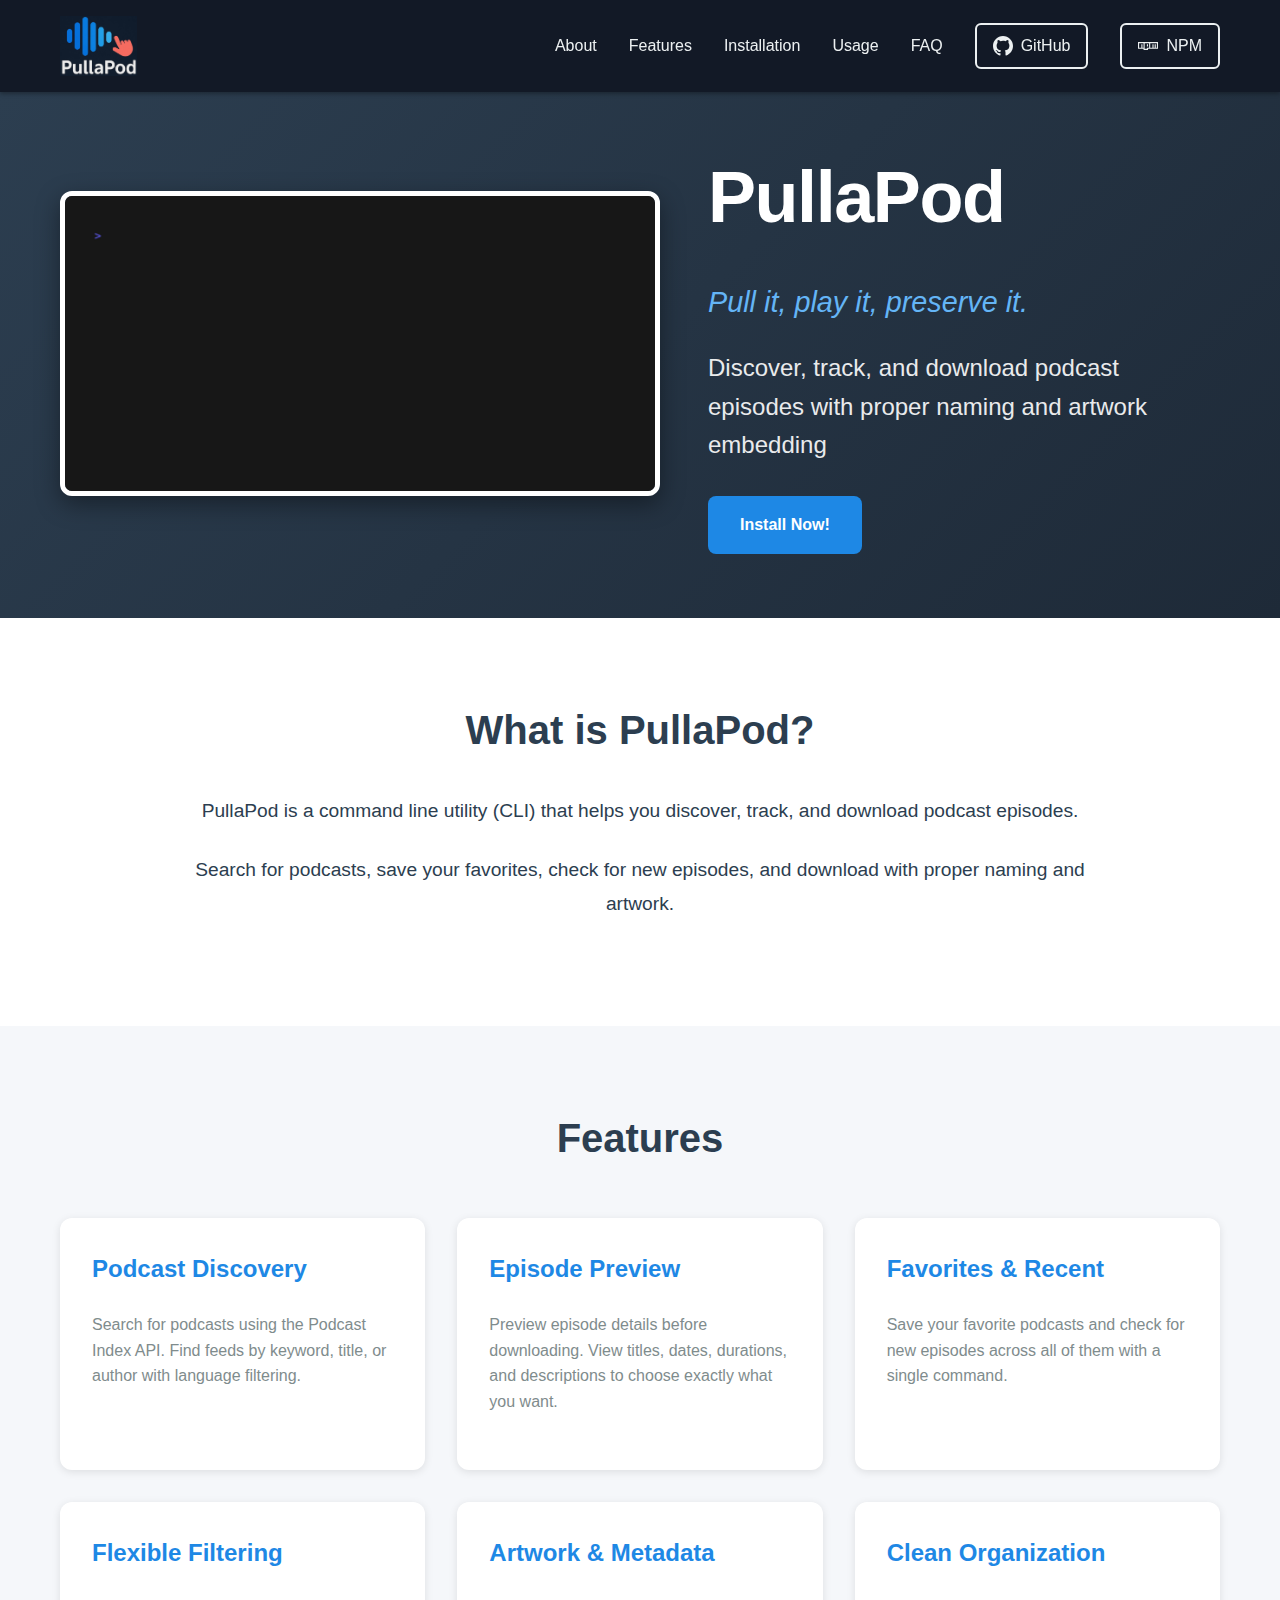
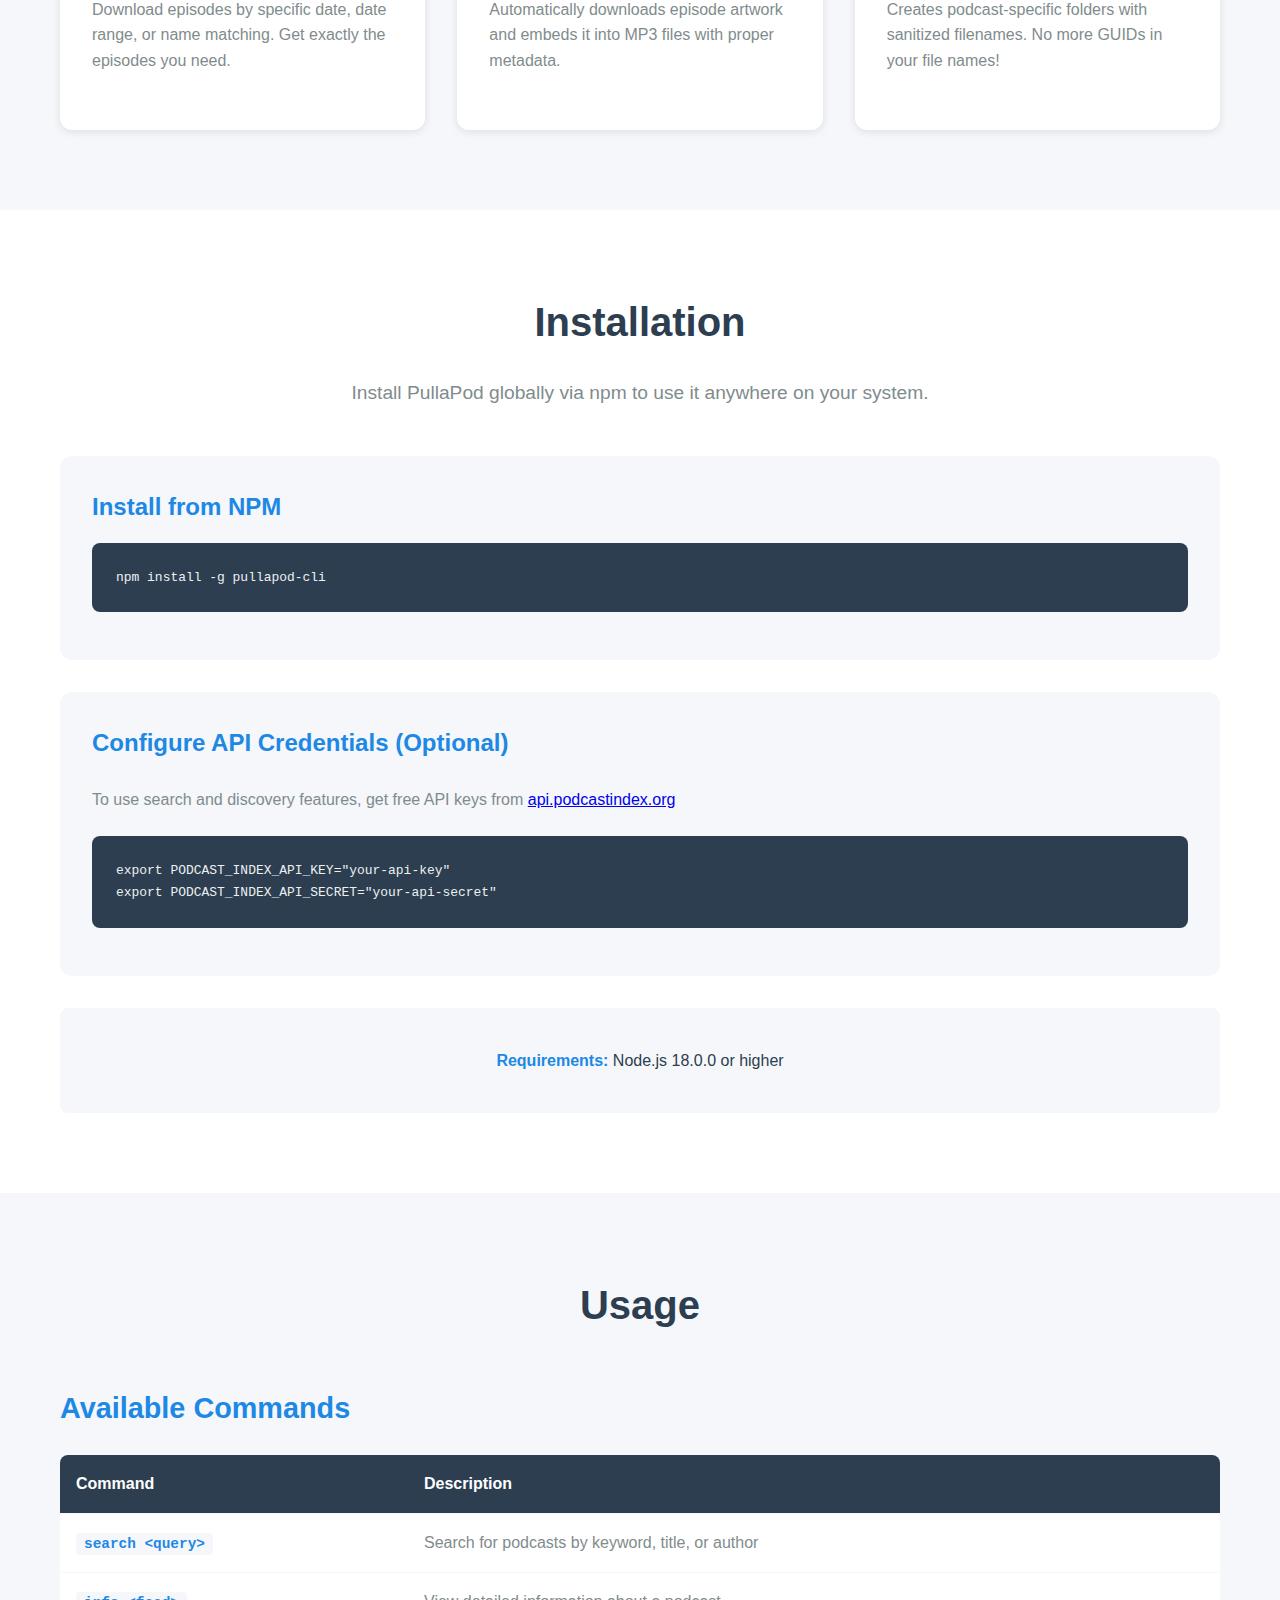
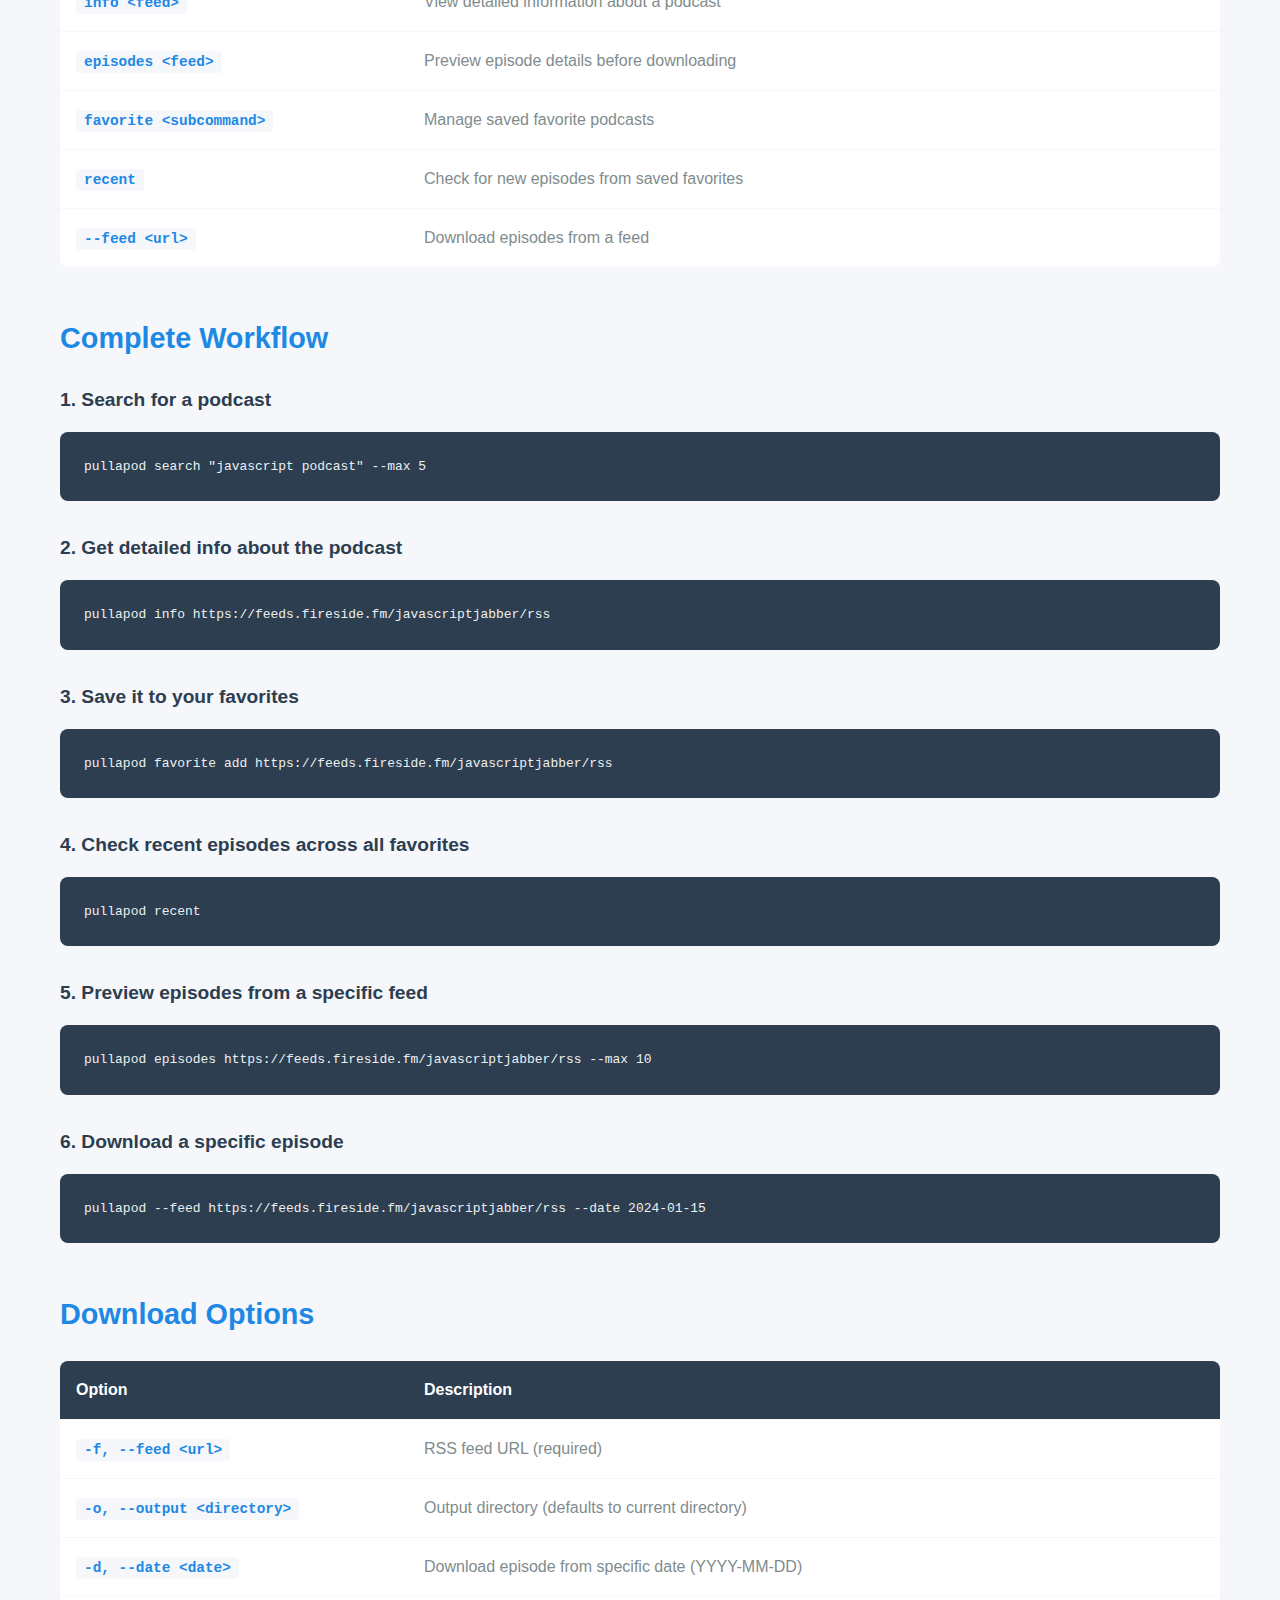
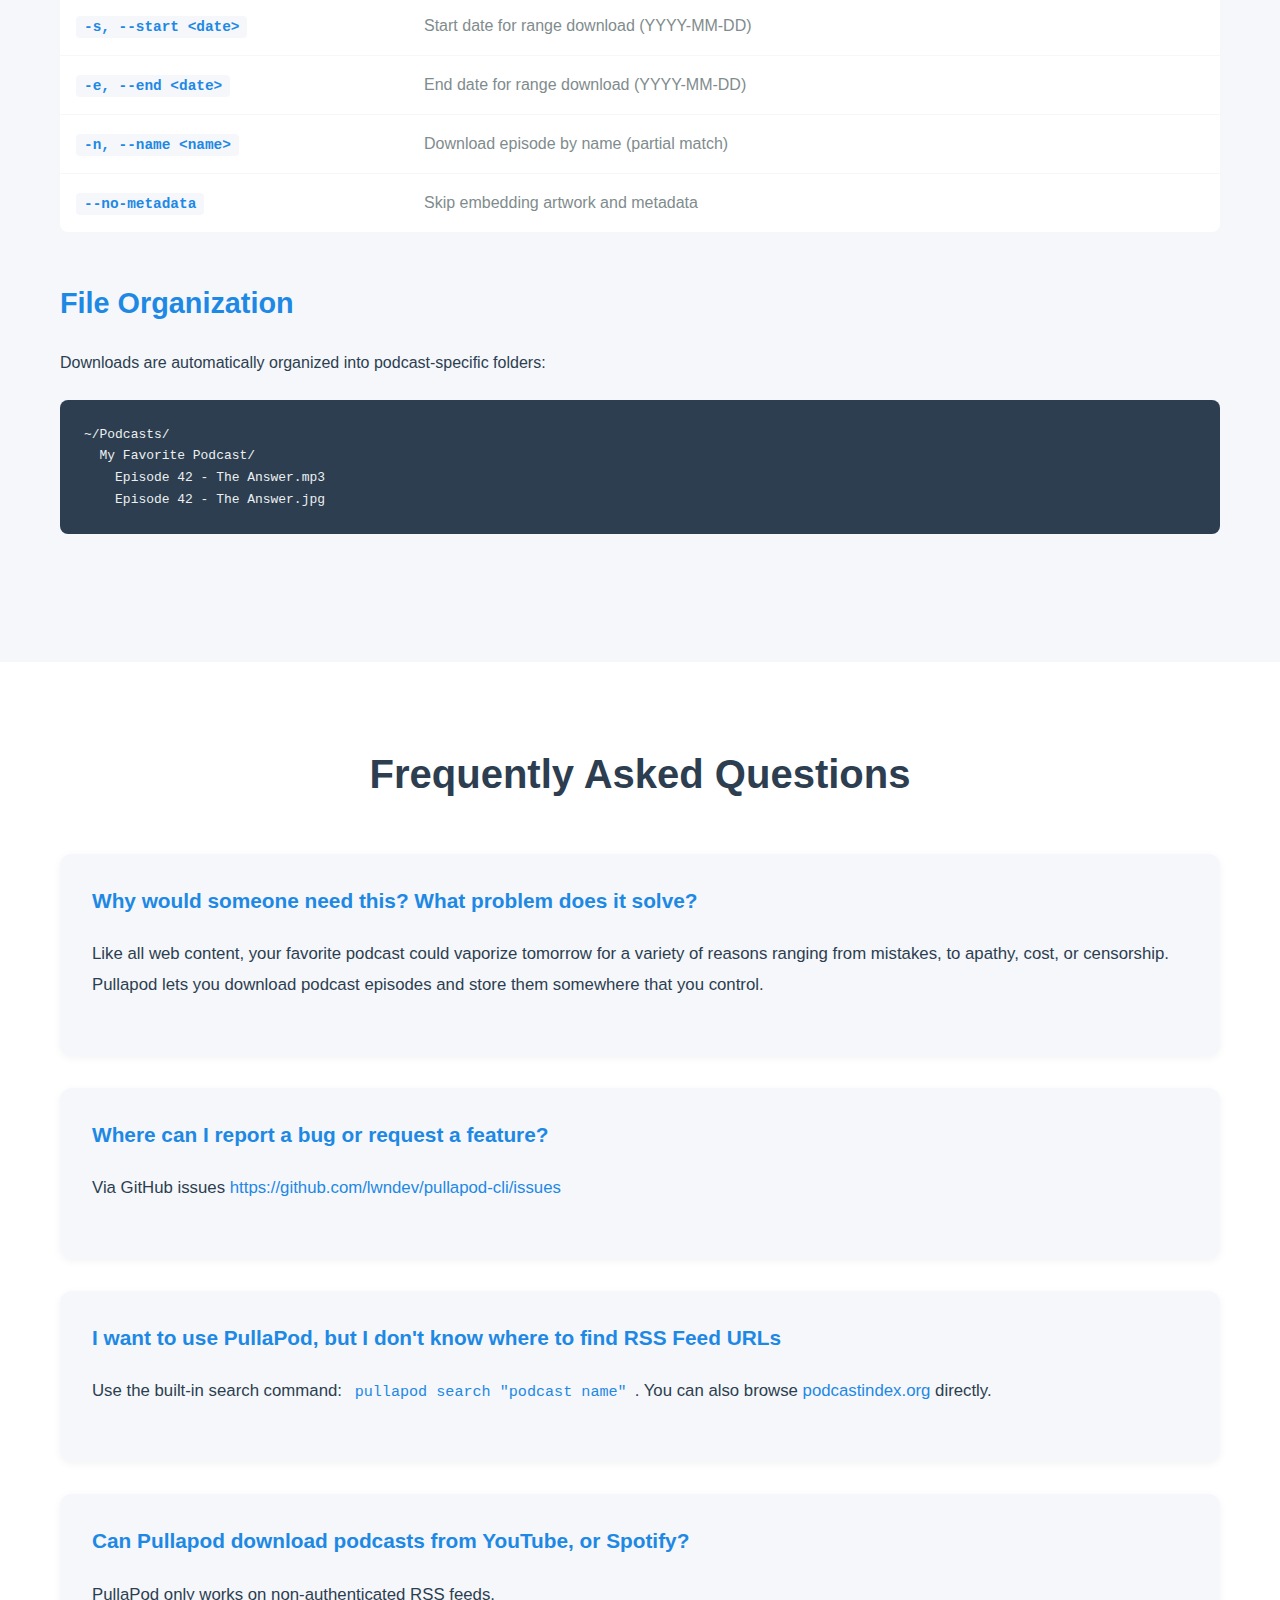
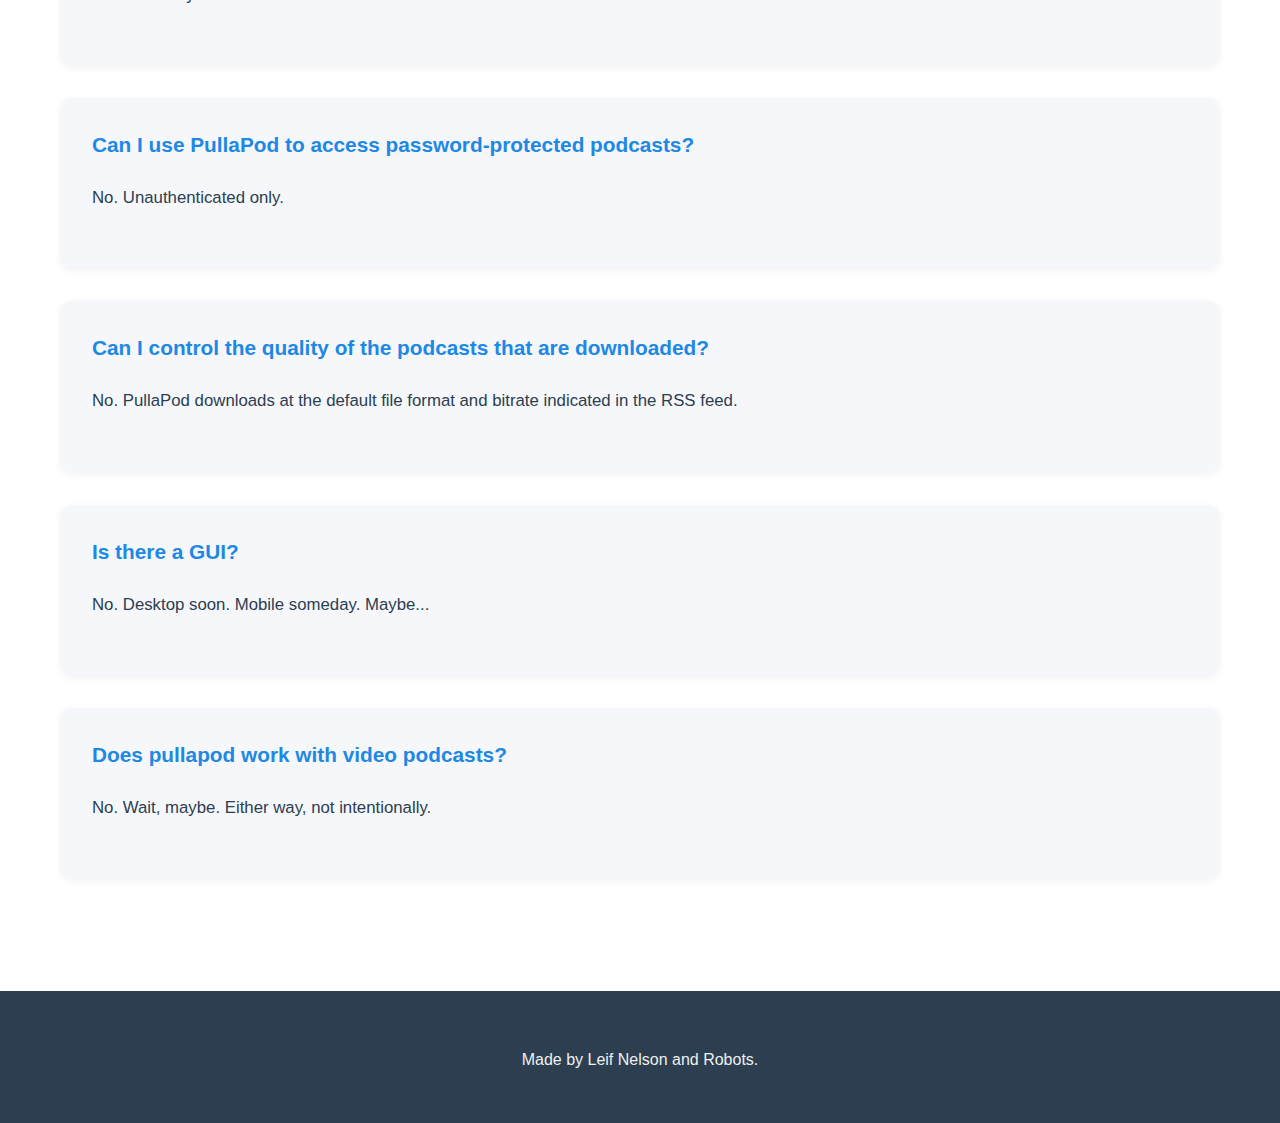
<file: index.html>
<!DOCTYPE html>
<html lang="en">
<head>
    <meta charset="UTF-8">
    <meta name="viewport" content="width=device-width, initial-scale=1.0">
    <meta name="description" content="PullaPod - Command-line utility to discover, track, and download podcast episodes from RSS feeds with proper naming and artwork embedding">
    <title>PullaPod - Discover, Track, and Download Podcast Episodes</title>
    <link rel="stylesheet" href="styles.css">
</head>
<body>
    <a href="#main-content" class="skip-link">Skip to main content</a>
    <header>
        <nav aria-label="Main navigation">
            <div class="container">
                <div class="logo">
                    <a href="#" aria-label="Return to top of page">
                        <img src="images/logo.jpg" alt="PullaPod" class="logo-image">
                    </a>
                </div>
                <button class="hamburger" aria-label="Toggle navigation menu">
                    <span></span>
                    <span></span>
                    <span></span>
                </button>
                <ul class="nav-links">
                    <li><a href="#about">About</a></li>
                    <li><a href="#features">Features</a></li>
                    <li><a href="#installation">Installation</a></li>
                    <li><a href="#usage">Usage</a></li>
                    <li><a href="#faq">FAQ</a></li>
                    <li><a href="https://github.com/lwndev/pullapod-cli" target="_blank" class="github-link">
                        <svg width="20" height="20" viewBox="0 0 24 24" fill="currentColor" xmlns="http://www.w3.org/2000/svg">
                            <path d="M12 0C5.374 0 0 5.373 0 12c0 5.302 3.438 9.8 8.207 11.387.599.111.793-.261.793-.577v-2.234c-3.338.726-4.033-1.416-4.033-1.416-.546-1.387-1.333-1.756-1.333-1.756-1.089-.745.083-.729.083-.729 1.205.084 1.839 1.237 1.839 1.237 1.07 1.834 2.807 1.304 3.492.997.107-.775.418-1.305.762-1.604-2.665-.305-5.467-1.334-5.467-5.931 0-1.311.469-2.381 1.236-3.221-.124-.303-.535-1.524.117-3.176 0 0 1.008-.322 3.301 1.23A11.509 11.509 0 0112 5.803c1.02.005 2.047.138 3.006.404 2.291-1.552 3.297-1.23 3.297-1.23.653 1.653.242 2.874.118 3.176.77.84 1.235 1.911 1.235 3.221 0 4.609-2.807 5.624-5.479 5.921.43.372.823 1.102.823 2.222v3.293c0 .319.192.694.801.576C20.566 21.797 24 17.3 24 12c0-6.627-5.373-12-12-12z"/>
                        </svg>
                        GitHub
                    </a></li>
                    <li><a href="https://www.npmjs.com/package/pullapod-cli" target="_blank" class="npm-link">
                        <svg width="20" height="20" viewBox="0 0 24 24" fill="currentColor" xmlns="http://www.w3.org/2000/svg">
                            <path d="M0 7.334v8h6.666v1.332H12v-1.332h12v-8H0zm6.666 6.664H5.334v-4H3.999v4H1.335V8.667h5.331v5.331zm4 0v1.336H8.001V8.667h5.334v5.332h-2.669v-.001zm12.001 0h-1.33v-4h-1.336v4h-1.335v-4h-1.33v4h-2.671V8.667h8.002v5.331zM10.665 10H12v2.667h-1.335V10z"/>
                        </svg>
                        NPM
                    </a></li>
                </ul>
            </div>
        </nav>
    </header>

    <main id="main-content">
        <section class="hero" aria-label="Hero section">
            <div class="container hero-content">
                <div class="hero-demo">
                    <img src="images/demo.gif" alt="PullaPod Demo" class="demo-gif">
                </div>
                <div class="hero-text">
                    <h1>PullaPod</h1>
                    <p class="tagline">Pull it, play it, preserve it.</p>
                    <p class="subtitle">Discover, track, and download podcast episodes with proper naming and artwork embedding</p>
                    <a href="#installation" class="cta-button">Install Now!</a>
                </div>
            </div>
        </section>

        <section id="about" class="why">
            <div class="container">
                <h2>What is PullaPod?</h2>
                <p>PullaPod is a command line utility (CLI) that helps you discover, track, and download podcast episodes.</p>
                <p>Search for podcasts, save your favorites, check for new episodes, and download with proper naming and artwork.</p>
            </div>
        </section>

        <section id="features" class="features">
            <div class="container">
                <h2>Features</h2>
                <div class="feature-grid">
                    <div class="feature-card">
                        <h3>Podcast Discovery</h3>
                        <p>Search for podcasts using the Podcast Index API. Find feeds by keyword, title, or author with language filtering.</p>
                    </div>
                    <div class="feature-card">
                        <h3>Episode Preview</h3>
                        <p>Preview episode details before downloading. View titles, dates, durations, and descriptions to choose exactly what you want.</p>
                    </div>
                    <div class="feature-card">
                        <h3>Favorites & Recent</h3>
                        <p>Save your favorite podcasts and check for new episodes across all of them with a single command.</p>
                    </div>
                    <div class="feature-card">
                        <h3>Flexible Filtering</h3>
                        <p>Download episodes by specific date, date range, or name matching. Get exactly the episodes you need.</p>
                    </div>
                    <div class="feature-card">
                        <h3>Artwork & Metadata</h3>
                        <p>Automatically downloads episode artwork and embeds it into MP3 files with proper metadata.</p>
                    </div>
                    <div class="feature-card">
                        <h3>Clean Organization</h3>
                        <p>Creates podcast-specific folders with sanitized filenames. No more GUIDs in your file names!</p>
                    </div>
                </div>
            </div>
        </section>

        <section id="installation" class="installation">
            <div class="container">
                <h2>Installation</h2>
                <p class="section-intro">Install PullaPod globally via npm to use it anywhere on your system.</p>

                <div class="install-option">
                    <h3>Install from NPM</h3>
                    <pre><code>npm install -g pullapod-cli</code></pre>
                </div>

                <div class="install-option">
                    <h3>Configure API Credentials (Optional)</h3>
                    <p>To use search and discovery features, get free API keys from <a href="https://api.podcastindex.org/" target="_blank">api.podcastindex.org</a></p>
                    <pre><code>export PODCAST_INDEX_API_KEY="your-api-key"
export PODCAST_INDEX_API_SECRET="your-api-secret"</code></pre>
                </div>

                <div class="requirements">
                    <p><strong>Requirements:</strong> Node.js 18.0.0 or higher</p>
                </div>
            </div>
        </section>

        <section id="usage" class="usage">
            <div class="container">
                <h2>Usage</h2>

                <div class="usage-basic">
                    <h3>Available Commands</h3>
                    <table class="options-table" role="table" aria-label="Available commands">
                        <thead>
                            <tr>
                                <th scope="col">Command</th>
                                <th scope="col">Description</th>
                            </tr>
                        </thead>
                        <tbody>
                        <tr>
                            <td><code>search &lt;query&gt;</code></td>
                            <td>Search for podcasts by keyword, title, or author</td>
                        </tr>
                        <tr>
                            <td><code>info &lt;feed&gt;</code></td>
                            <td>View detailed information about a podcast</td>
                        </tr>
                        <tr>
                            <td><code>episodes &lt;feed&gt;</code></td>
                            <td>Preview episode details before downloading</td>
                        </tr>
                        <tr>
                            <td><code>favorite &lt;subcommand&gt;</code></td>
                            <td>Manage saved favorite podcasts</td>
                        </tr>
                        <tr>
                            <td><code>recent</code></td>
                            <td>Check for new episodes from saved favorites</td>
                        </tr>
                        <tr>
                            <td><code>--feed &lt;url&gt;</code></td>
                            <td>Download episodes from a feed</td>
                        </tr>
                        </tbody>
                    </table>
                </div>

                <div class="examples">
                    <h3>Complete Workflow</h3>

                    <div class="example">
                        <h4>1. Search for a podcast</h4>
                        <pre><code>pullapod search "javascript podcast" --max 5</code></pre>
                    </div>

                    <div class="example">
                        <h4>2. Get detailed info about the podcast</h4>
                        <pre><code>pullapod info https://feeds.fireside.fm/javascriptjabber/rss</code></pre>
                    </div>

                    <div class="example">
                        <h4>3. Save it to your favorites</h4>
                        <pre><code>pullapod favorite add https://feeds.fireside.fm/javascriptjabber/rss</code></pre>
                    </div>

                    <div class="example">
                        <h4>4. Check recent episodes across all favorites</h4>
                        <pre><code>pullapod recent</code></pre>
                    </div>

                    <div class="example">
                        <h4>5. Preview episodes from a specific feed</h4>
                        <pre><code>pullapod episodes https://feeds.fireside.fm/javascriptjabber/rss --max 10</code></pre>
                    </div>

                    <div class="example">
                        <h4>6. Download a specific episode</h4>
                        <pre><code>pullapod --feed https://feeds.fireside.fm/javascriptjabber/rss --date 2024-01-15</code></pre>
                    </div>
                </div>

                <div class="options">
                    <h3>Download Options</h3>
                    <table class="options-table" role="table" aria-label="Download command options">
                        <thead>
                            <tr>
                                <th scope="col">Option</th>
                                <th scope="col">Description</th>
                            </tr>
                        </thead>
                        <tbody>
                        <tr>
                            <td><code>-f, --feed &lt;url&gt;</code></td>
                            <td>RSS feed URL (required)</td>
                        </tr>
                        <tr>
                            <td><code>-o, --output &lt;directory&gt;</code></td>
                            <td>Output directory (defaults to current directory)</td>
                        </tr>
                        <tr>
                            <td><code>-d, --date &lt;date&gt;</code></td>
                            <td>Download episode from specific date (YYYY-MM-DD)</td>
                        </tr>
                        <tr>
                            <td><code>-s, --start &lt;date&gt;</code></td>
                            <td>Start date for range download (YYYY-MM-DD)</td>
                        </tr>
                        <tr>
                            <td><code>-e, --end &lt;date&gt;</code></td>
                            <td>End date for range download (YYYY-MM-DD)</td>
                        </tr>
                        <tr>
                            <td><code>-n, --name &lt;name&gt;</code></td>
                            <td>Download episode by name (partial match)</td>
                        </tr>
                        <tr>
                            <td><code>--no-metadata</code></td>
                            <td>Skip embedding artwork and metadata</td>
                        </tr>
                        </tbody>
                    </table>
                </div>

                <div class="file-organization">
                    <h3>File Organization</h3>
                    <p>Downloads are automatically organized into podcast-specific folders:</p>
                    <pre><code>~/Podcasts/
  My Favorite Podcast/
    Episode 42 - The Answer.mp3
    Episode 42 - The Answer.jpg</code></pre>
                </div>
            </div>
        </section>

        <section id="faq" class="faq">
            <div class="container">
                <h2>Frequently Asked Questions</h2>

                <div class="faq-item">
                    <h3>Why would someone need this? What problem does it solve?</h3>
                    <p>Like all web content, your favorite podcast could vaporize tomorrow for a variety of reasons ranging from mistakes, to apathy, cost, or censorship. Pullapod lets you download podcast episodes and store them somewhere that you control.</p>
                </div>

                <div class="faq-item">
                    <h3>Where can I report a bug or request a feature?</h3>
                    <p>Via GitHub issues <a href="https://github.com/lwndev/pullapod-cli/issues" target="_blank">https://github.com/lwndev/pullapod-cli/issues</a></p>
                </div>

                <div class="faq-item">
                    <h3>I want to use PullaPod, but I don't know where to find RSS Feed URLs</h3>
                    <p>Use the built-in search command: <code>pullapod search "podcast name"</code>. You can also browse <a href="https://podcastindex.org/" target="_blank">podcastindex.org</a> directly.</p>
                </div>

                <div class="faq-item">
                    <h3>Can Pullapod download podcasts from YouTube, or Spotify?</h3>
                    <p>PullaPod only works on non-authenticated RSS feeds.</p>
                </div>

                <div class="faq-item">
                    <h3>Can I use PullaPod to access password-protected podcasts?</h3>
                    <p>No. Unauthenticated only.</p>
                </div>

                <div class="faq-item">
                    <h3>Can I control the quality of the podcasts that are downloaded?</h3>
                    <p>No. PullaPod downloads at the default file format and bitrate indicated in the RSS feed.</p>
                </div>

                <div class="faq-item">
                    <h3>Is there a GUI?</h3>
                    <p>No. Desktop soon. Mobile someday. Maybe...</p>
                </div>

                <div class="faq-item">
                    <h3>Does pullapod work with video podcasts?</h3>
                    <p>No. Wait, maybe. Either way, not intentionally.</p>
                </div>
            </div>
        </section>
    </main>

    <footer>
        <div class="container">
            <p>Made by Leif Nelson and Robots.</p>
        </div>
    </footer>

    <script>
        // Hamburger menu toggle
        const hamburger = document.querySelector('.hamburger');
        const navLinks = document.querySelector('.nav-links');

        hamburger.addEventListener('click', () => {
            hamburger.classList.toggle('active');
            navLinks.classList.toggle('active');
        });

        // Close menu when clicking on a link
        document.querySelectorAll('.nav-links a').forEach(link => {
            link.addEventListener('click', () => {
                hamburger.classList.remove('active');
                navLinks.classList.remove('active');
            });
        });

        // Close menu when clicking outside
        document.addEventListener('click', (e) => {
            if (!hamburger.contains(e.target) && !navLinks.contains(e.target)) {
                hamburger.classList.remove('active');
                navLinks.classList.remove('active');
            }
        });

        // Smooth scroll only on click, not on keyboard navigation
        document.addEventListener('click', (e) => {
            const link = e.target.closest('a[href^="#"]');
            if (link) {
                e.preventDefault();
                const href = link.getAttribute('href');

                // Handle link to top of page
                if (href === '#' || href === '#top') {
                    window.scrollTo({ top: 0, behavior: 'smooth' });
                    history.pushState(null, null, window.location.pathname);
                    return;
                }

                const targetId = href.substring(1);
                const targetElement = document.getElementById(targetId);

                if (targetElement) {
                    targetElement.scrollIntoView({ behavior: 'smooth', block: 'start' });
                    // Update URL without jumping
                    history.pushState(null, null, `#${targetId}`);
                }
            }
        });

        // Handle keyboard navigation (Enter key) on links
        document.addEventListener('keydown', (e) => {
            if (e.key === 'Enter') {
                const link = e.target.closest('a[href^="#"]');
                if (link) {
                    e.preventDefault();
                    const href = link.getAttribute('href');

                    // Handle link to top of page
                    if (href === '#' || href === '#top') {
                        window.scrollTo({ top: 0, behavior: 'smooth' });
                        history.pushState(null, null, window.location.pathname);
                        // Close mobile menu if open
                        hamburger.classList.remove('active');
                        navLinks.classList.remove('active');
                        return;
                    }

                    const targetId = href.substring(1);
                    const targetElement = document.getElementById(targetId);

                    if (targetElement) {
                        targetElement.scrollIntoView({ behavior: 'smooth', block: 'start' });
                        // Update URL without jumping
                        history.pushState(null, null, `#${targetId}`);
                        // Close mobile menu if open
                        hamburger.classList.remove('active');
                        navLinks.classList.remove('active');
                    }
                }
            }
        });
    </script>
</body>
</html>
</file>
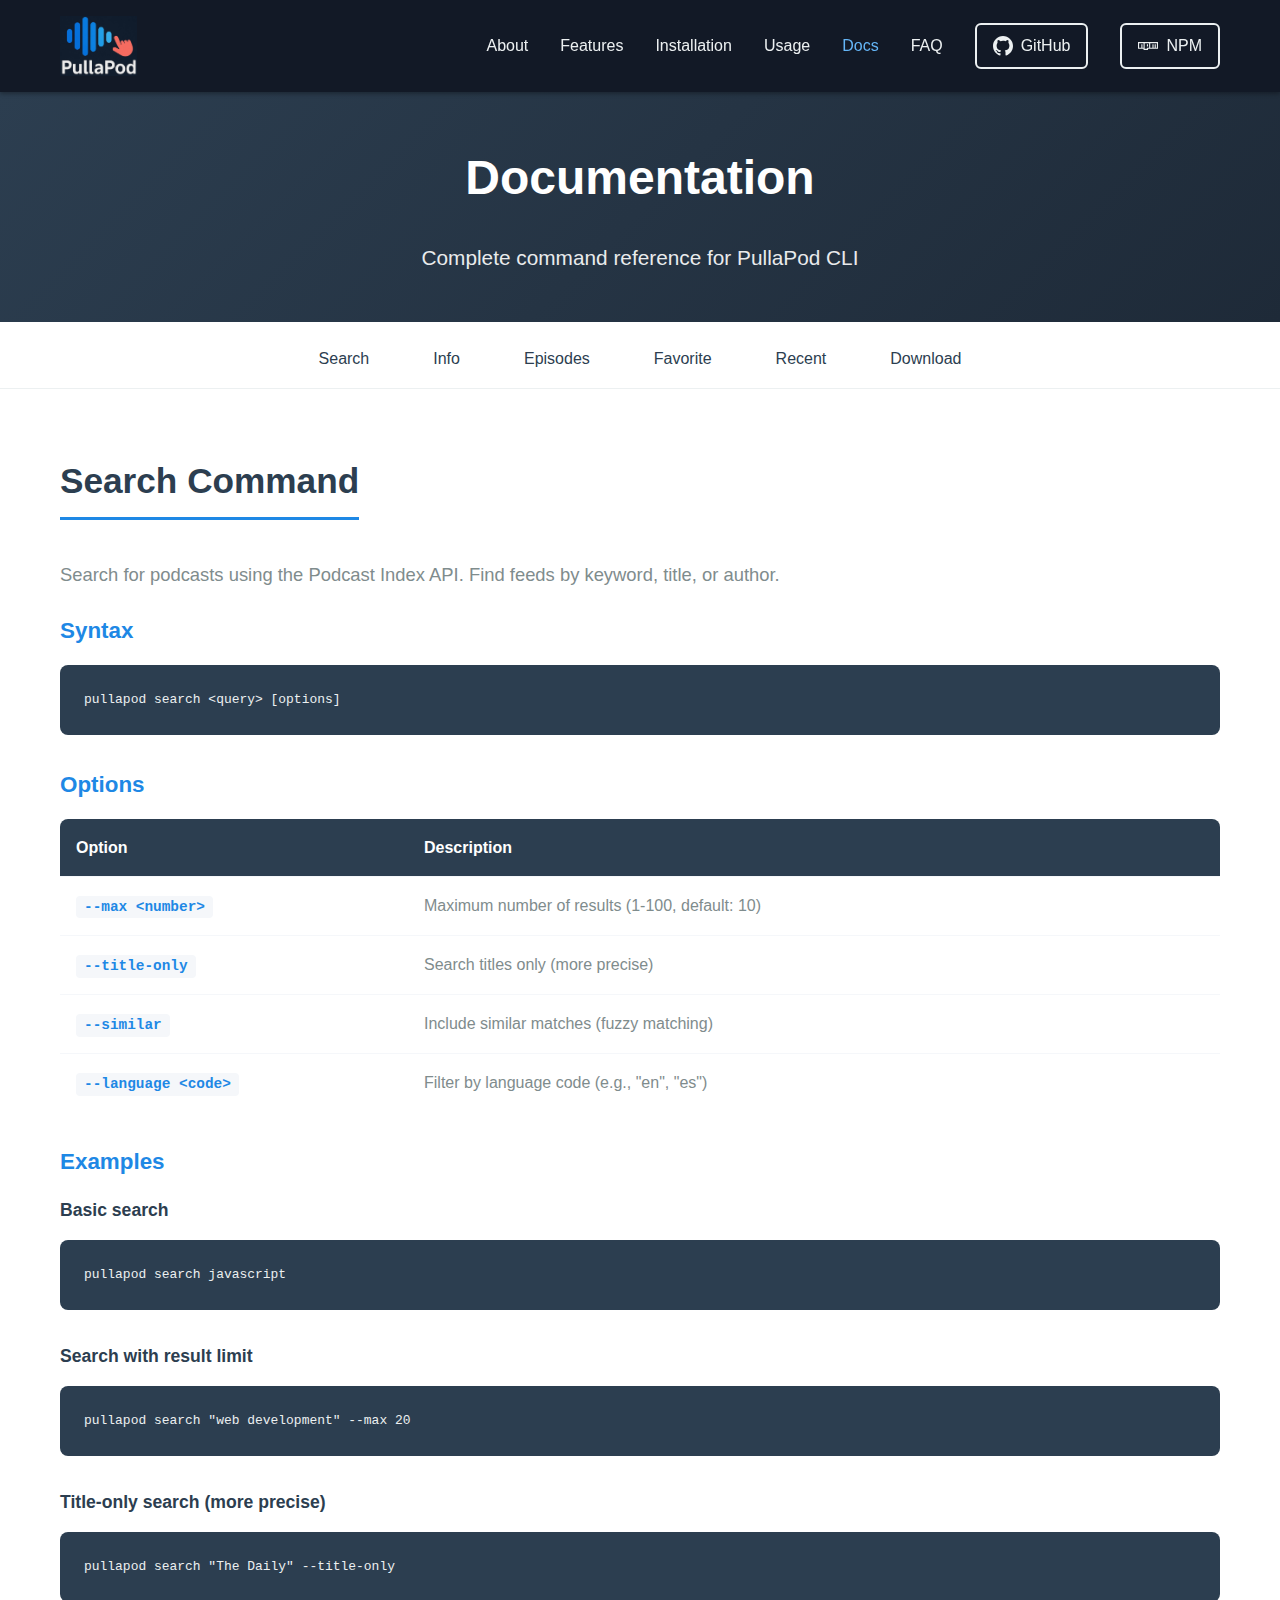
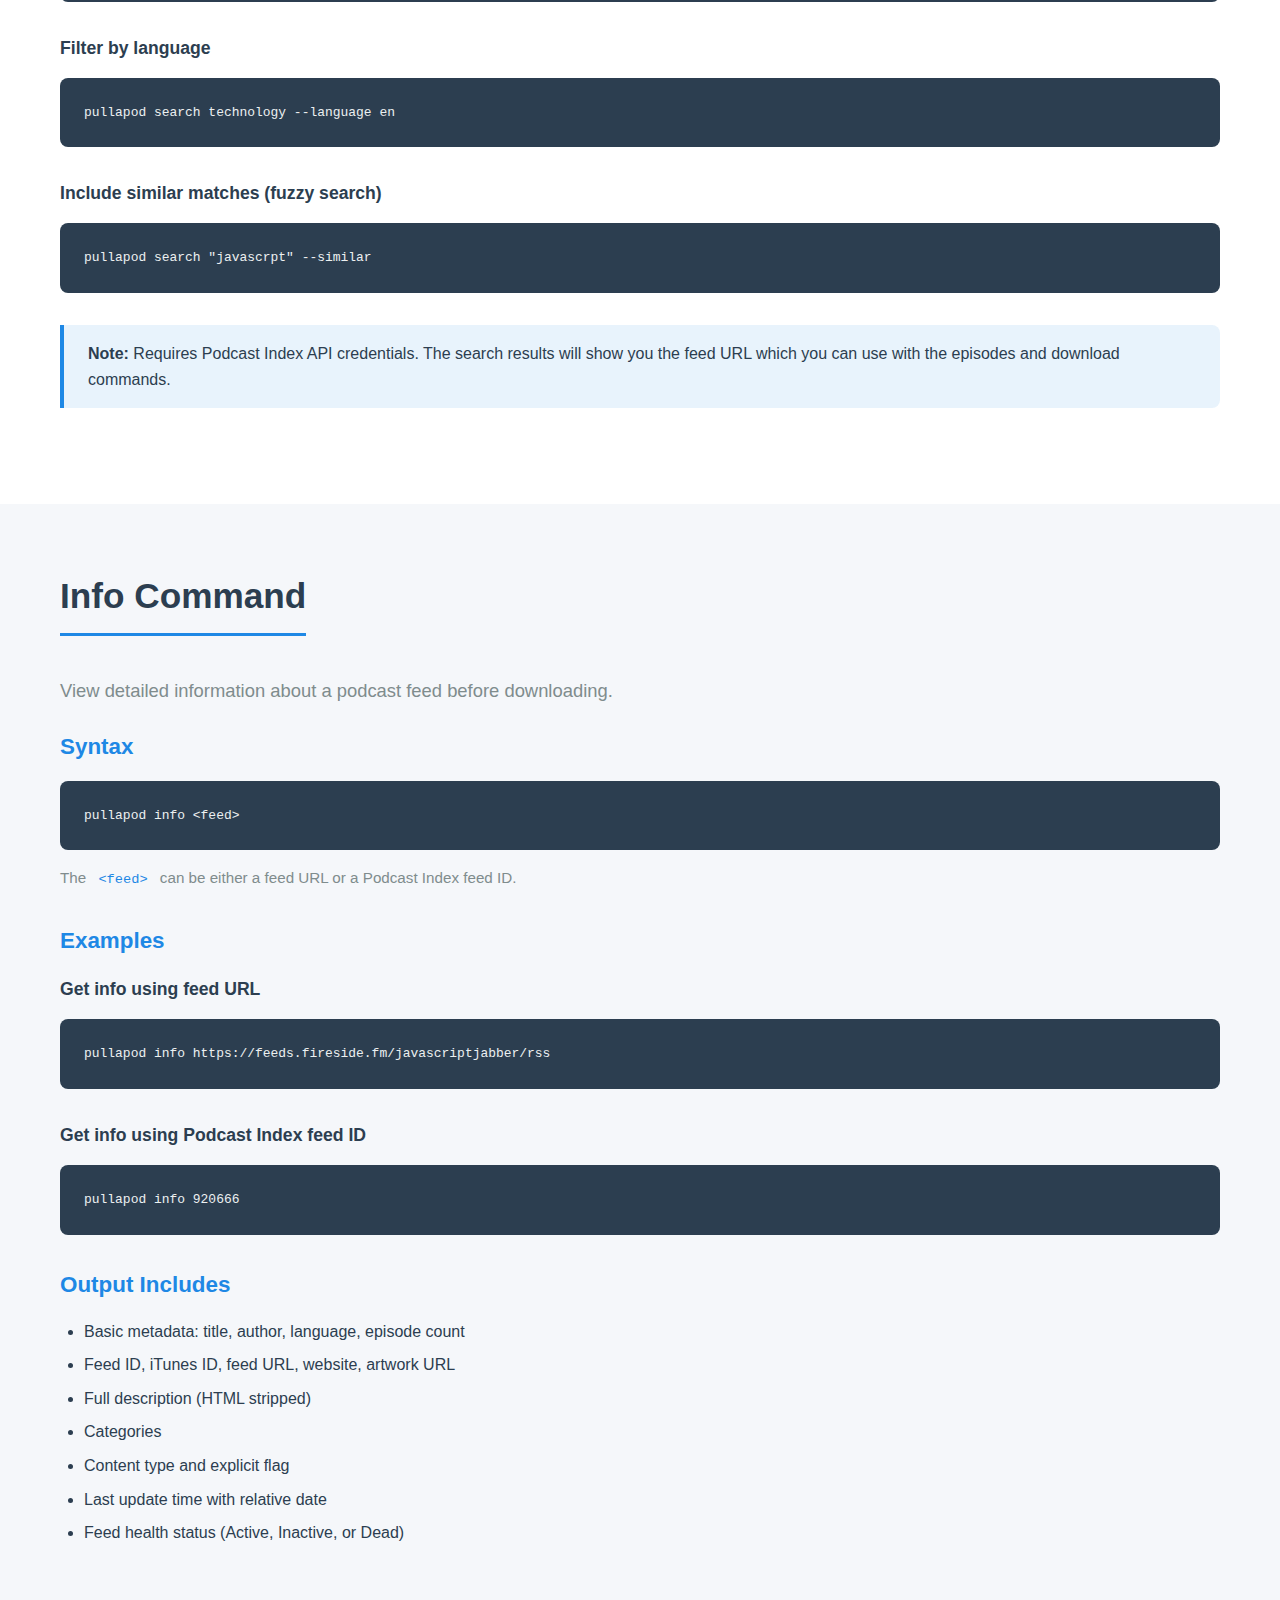
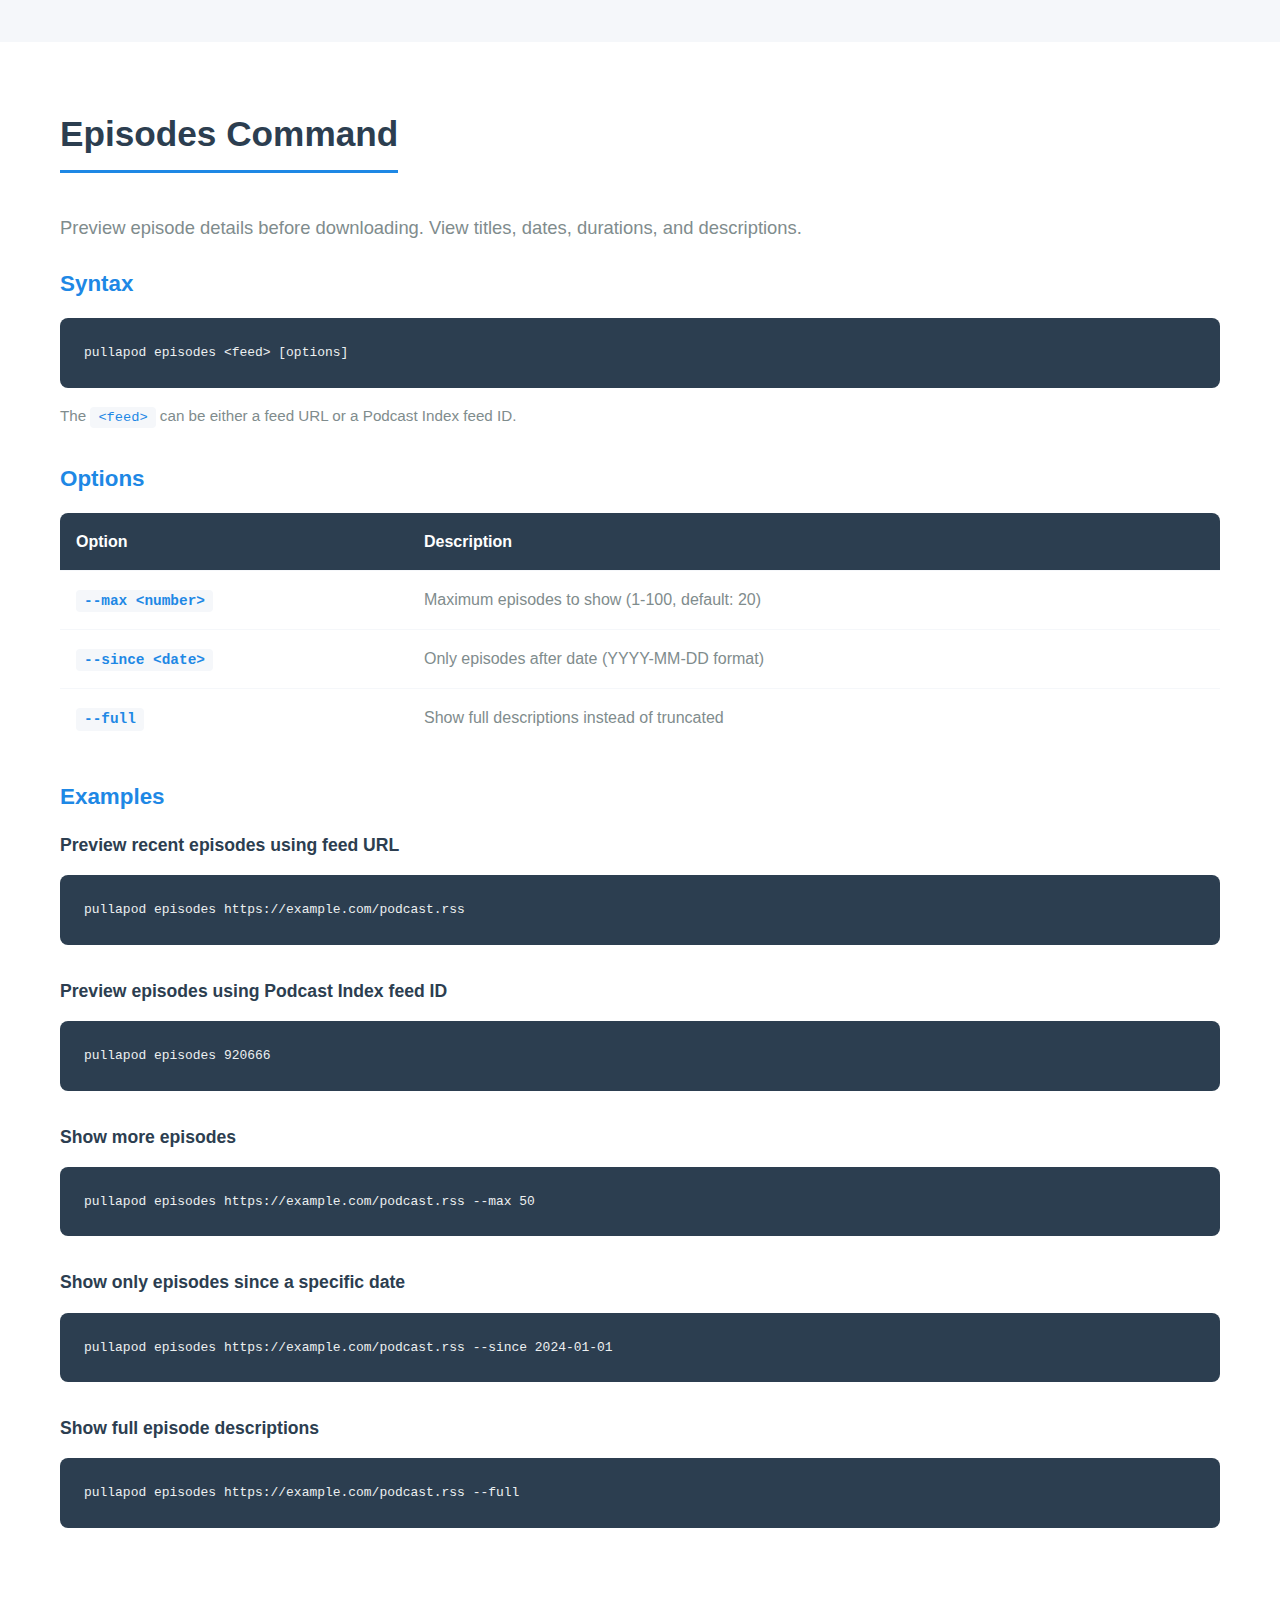
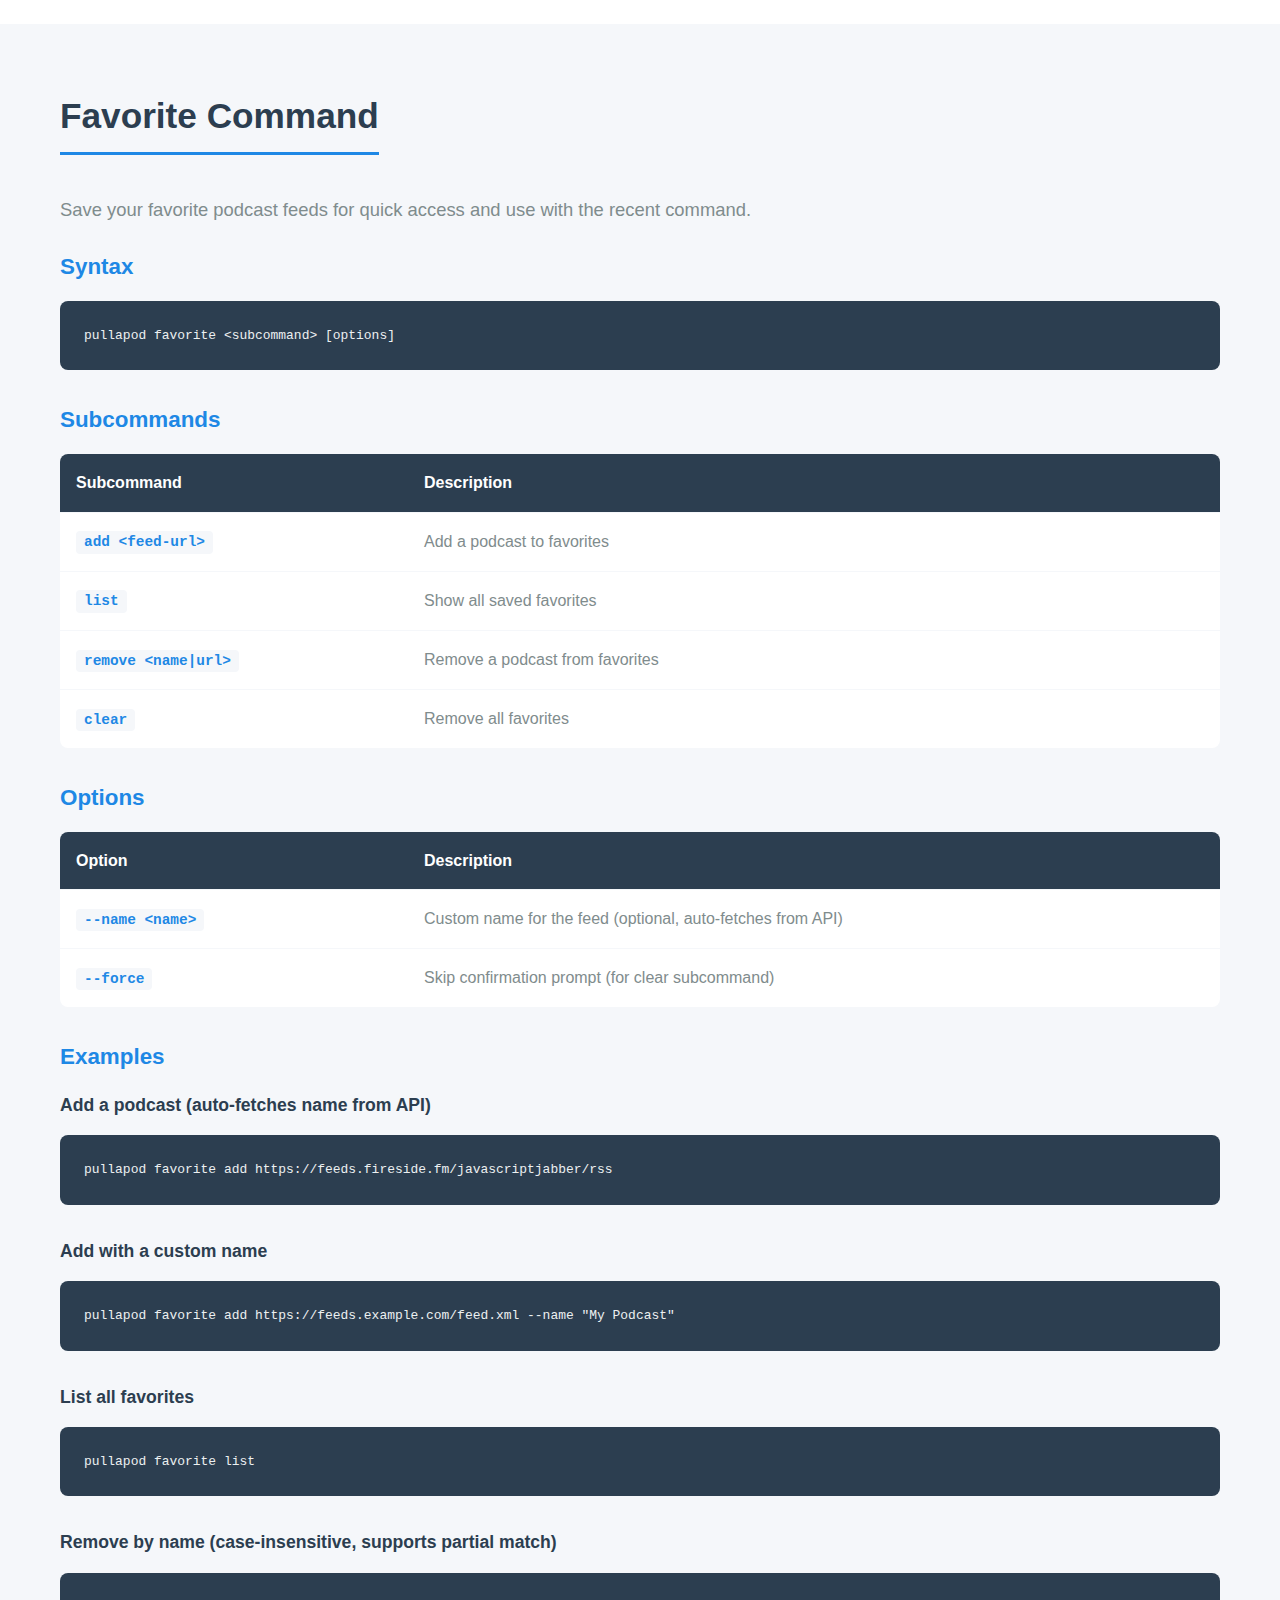
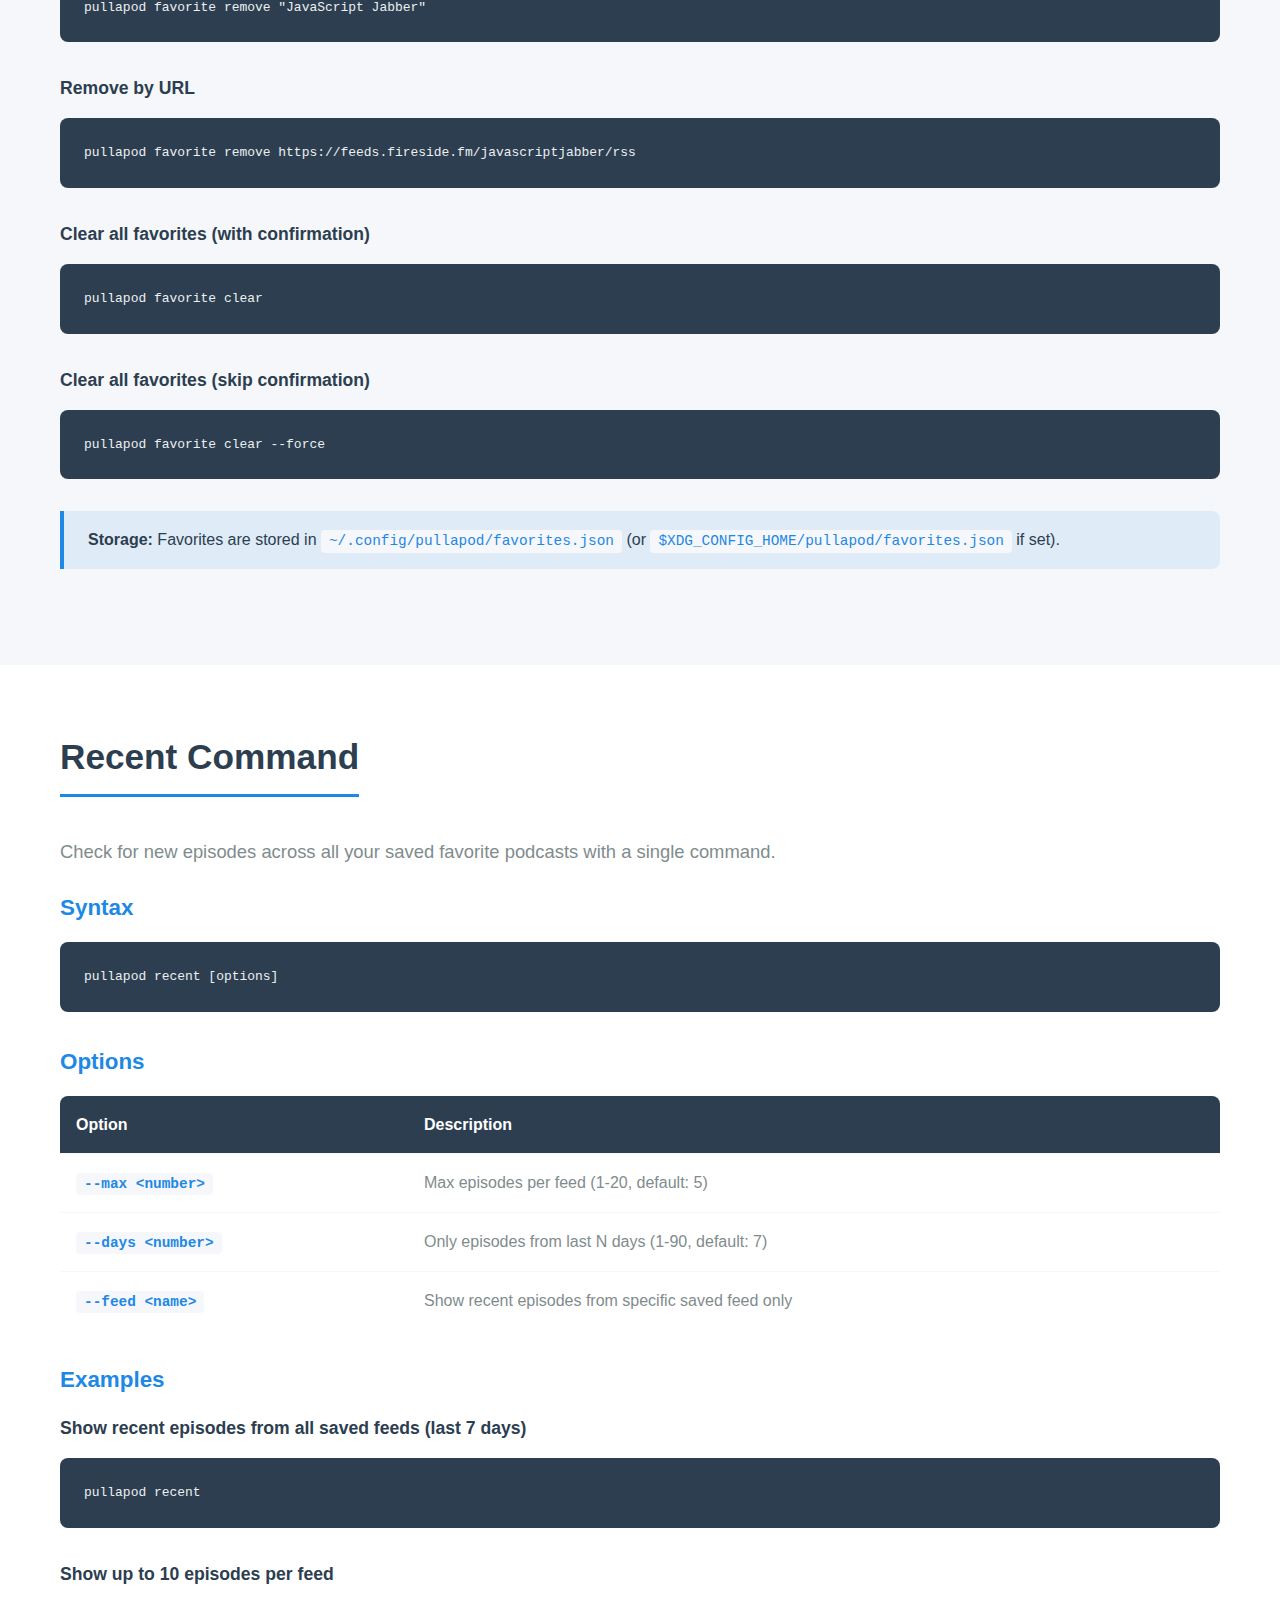
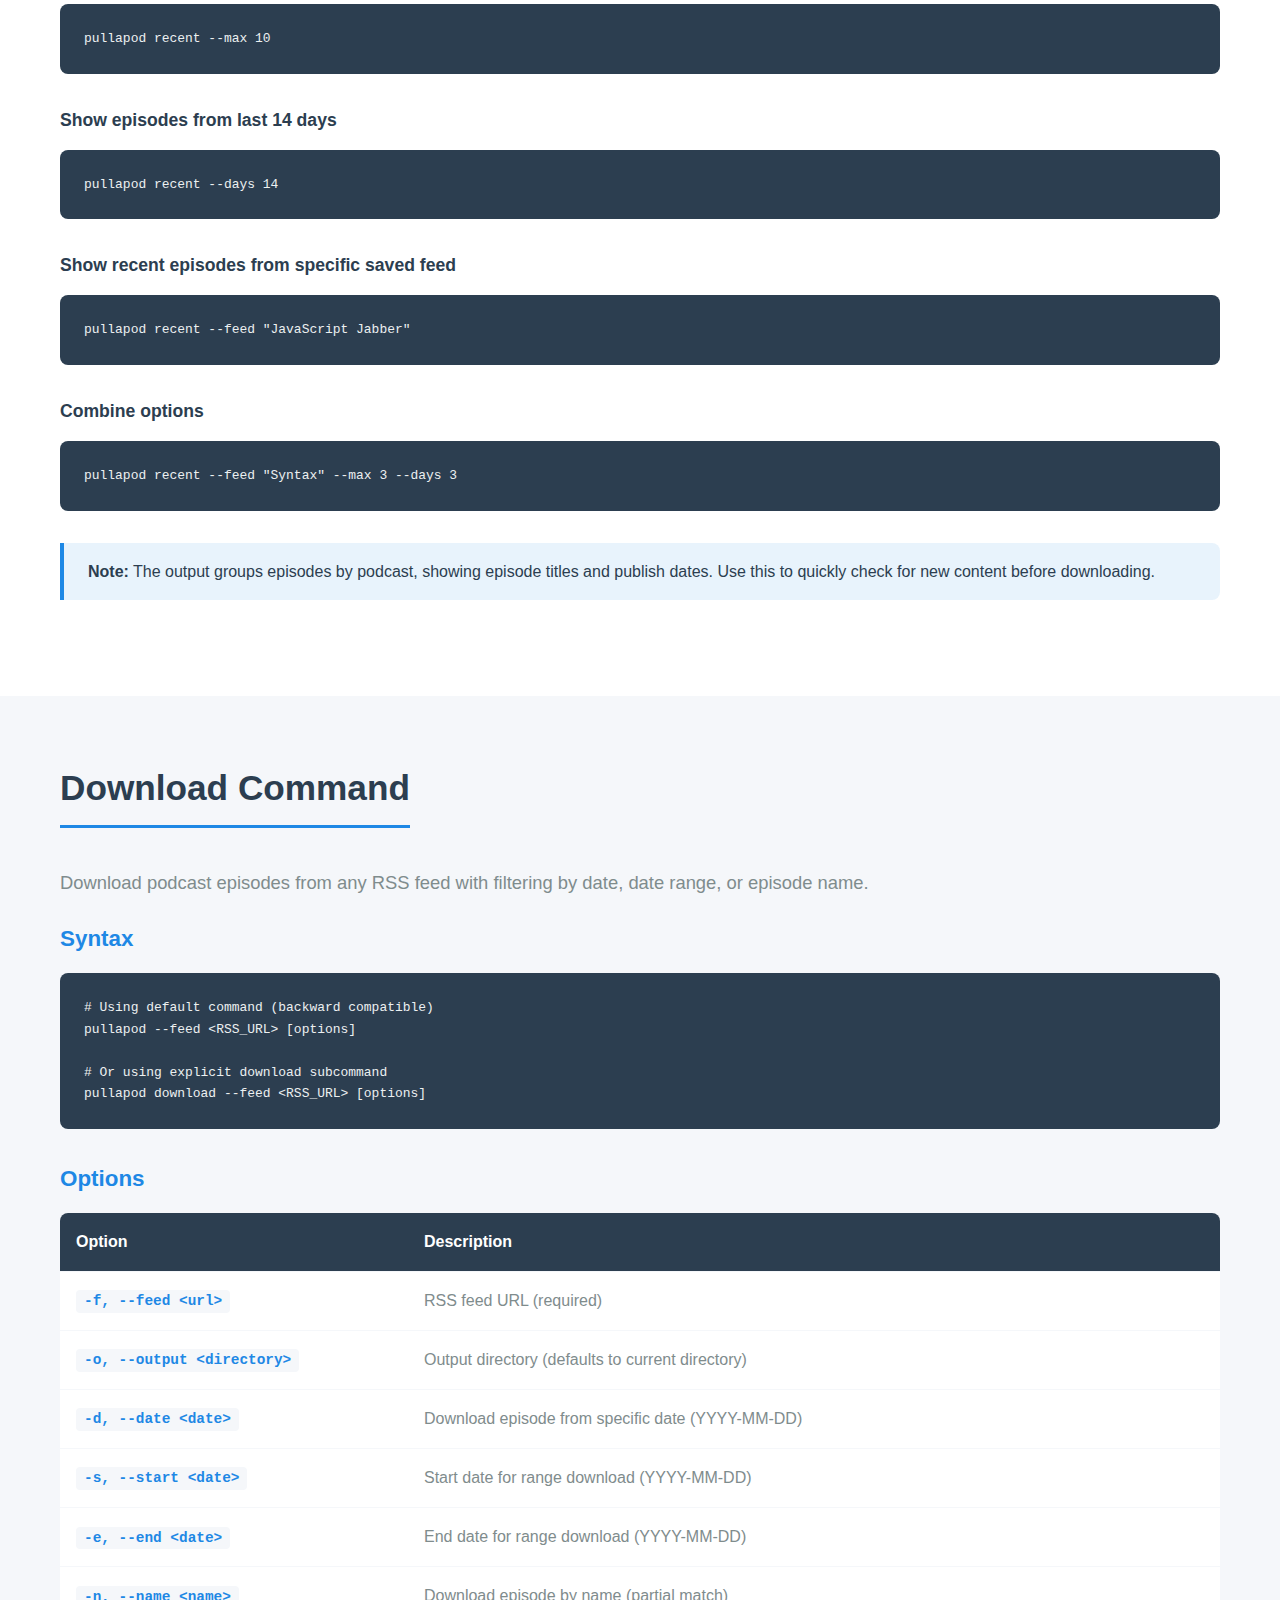
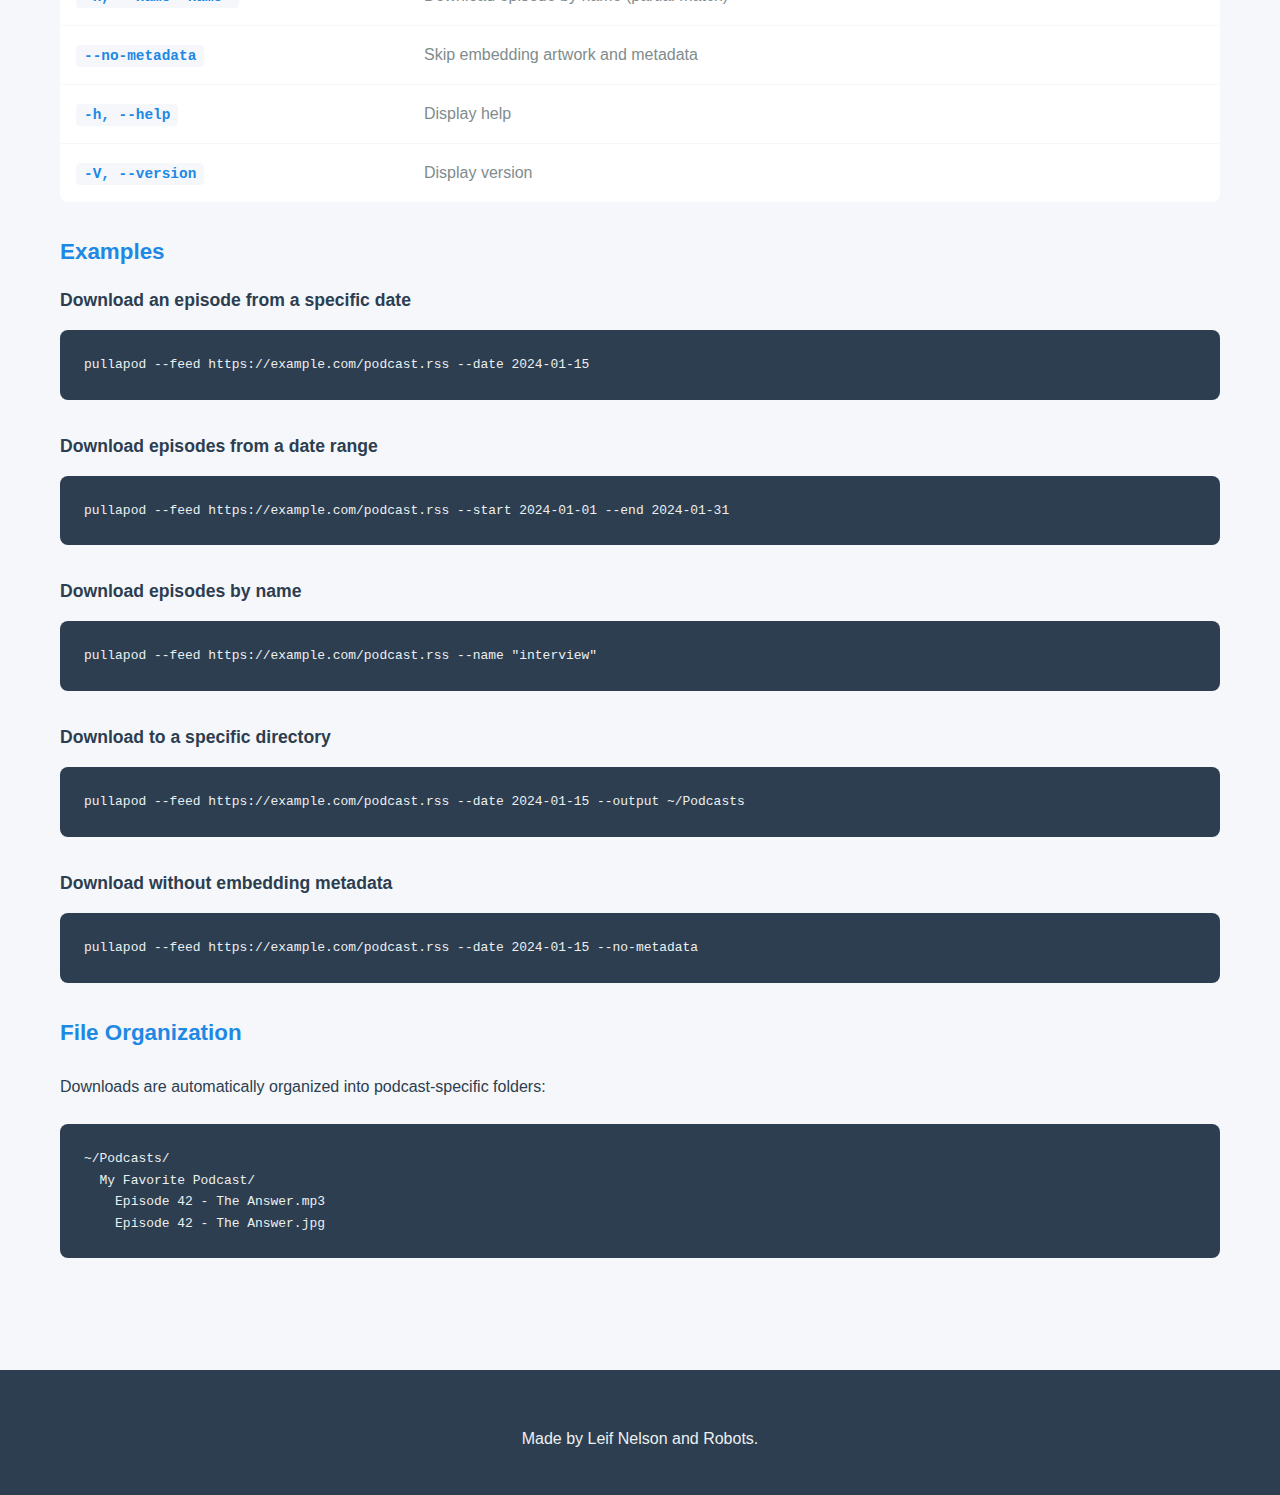
<file: docs.html>
<!DOCTYPE html>
<html lang="en">
<head>
    <meta charset="UTF-8">
    <meta name="viewport" content="width=device-width, initial-scale=1.0">
    <meta name="description" content="PullaPod Documentation - Complete command reference for the podcast CLI tool">
    <title>Documentation - PullaPod</title>
    <link rel="stylesheet" href="styles.css">
</head>
<body>
    <a href="#main-content" class="skip-link">Skip to main content</a>
    <header>
        <nav aria-label="Main navigation">
            <div class="container">
                <div class="logo">
                    <a href="index.html" aria-label="Return to home page">
                        <img src="images/logo.jpg" alt="PullaPod" class="logo-image">
                    </a>
                </div>
                <button class="hamburger" aria-label="Toggle navigation menu">
                    <span></span>
                    <span></span>
                    <span></span>
                </button>
                <ul class="nav-links">
                    <li><a href="index.html#about">About</a></li>
                    <li><a href="index.html#features">Features</a></li>
                    <li><a href="index.html#installation">Installation</a></li>
                    <li><a href="index.html#usage">Usage</a></li>
                    <li><a href="docs.html" class="active">Docs</a></li>
                    <li><a href="index.html#faq">FAQ</a></li>
                    <li><a href="https://github.com/lwndev/pullapod-cli" target="_blank" class="github-link">
                        <svg width="20" height="20" viewBox="0 0 24 24" fill="currentColor" xmlns="http://www.w3.org/2000/svg">
                            <path d="M12 0C5.374 0 0 5.373 0 12c0 5.302 3.438 9.8 8.207 11.387.599.111.793-.261.793-.577v-2.234c-3.338.726-4.033-1.416-4.033-1.416-.546-1.387-1.333-1.756-1.333-1.756-1.089-.745.083-.729.083-.729 1.205.084 1.839 1.237 1.839 1.237 1.07 1.834 2.807 1.304 3.492.997.107-.775.418-1.305.762-1.604-2.665-.305-5.467-1.334-5.467-5.931 0-1.311.469-2.381 1.236-3.221-.124-.303-.535-1.524.117-3.176 0 0 1.008-.322 3.301 1.23A11.509 11.509 0 0112 5.803c1.02.005 2.047.138 3.006.404 2.291-1.552 3.297-1.23 3.297-1.23.653 1.653.242 2.874.118 3.176.77.84 1.235 1.911 1.235 3.221 0 4.609-2.807 5.624-5.479 5.921.43.372.823 1.102.823 2.222v3.293c0 .319.192.694.801.576C20.566 21.797 24 17.3 24 12c0-6.627-5.373-12-12-12z"/>
                        </svg>
                        GitHub
                    </a></li>
                    <li><a href="https://www.npmjs.com/package/pullapod-cli" target="_blank" class="npm-link">
                        <svg width="20" height="20" viewBox="0 0 24 24" fill="currentColor" xmlns="http://www.w3.org/2000/svg">
                            <path d="M0 7.334v8h6.666v1.332H12v-1.332h12v-8H0zm6.666 6.664H5.334v-4H3.999v4H1.335V8.667h5.331v5.331zm4 0v1.336H8.001V8.667h5.334v5.332h-2.669v-.001zm12.001 0h-1.33v-4h-1.336v4h-1.335v-4h-1.33v4h-2.671V8.667h8.002v5.331zM10.665 10H12v2.667h-1.335V10z"/>
                        </svg>
                        NPM
                    </a></li>
                </ul>
            </div>
        </nav>
    </header>

    <main id="main-content">
        <section class="docs-hero">
            <div class="container">
                <h1>Documentation</h1>
                <p class="subtitle">Complete command reference for PullaPod CLI</p>
            </div>
        </section>

        <section class="docs-nav">
            <div class="container">
                <nav aria-label="Documentation sections">
                    <ul class="docs-toc">
                        <li><a href="#search">Search</a></li>
                        <li><a href="#info">Info</a></li>
                        <li><a href="#episodes">Episodes</a></li>
                        <li><a href="#favorite">Favorite</a></li>
                        <li><a href="#recent">Recent</a></li>
                        <li><a href="#download">Download</a></li>
                    </ul>
                </nav>
            </div>
        </section>

        <section id="search" class="docs-section">
            <div class="container">
                <h2>Search Command</h2>
                <p class="command-description">Search for podcasts using the Podcast Index API. Find feeds by keyword, title, or author.</p>

                <div class="command-syntax">
                    <h3>Syntax</h3>
                    <pre><code>pullapod search &lt;query&gt; [options]</code></pre>
                </div>

                <div class="command-options">
                    <h3>Options</h3>
                    <table class="options-table" role="table" aria-label="Search command options">
                        <thead>
                            <tr>
                                <th scope="col">Option</th>
                                <th scope="col">Description</th>
                            </tr>
                        </thead>
                        <tbody>
                            <tr>
                                <td><code>--max &lt;number&gt;</code></td>
                                <td>Maximum number of results (1-100, default: 10)</td>
                            </tr>
                            <tr>
                                <td><code>--title-only</code></td>
                                <td>Search titles only (more precise)</td>
                            </tr>
                            <tr>
                                <td><code>--similar</code></td>
                                <td>Include similar matches (fuzzy matching)</td>
                            </tr>
                            <tr>
                                <td><code>--language &lt;code&gt;</code></td>
                                <td>Filter by language code (e.g., "en", "es")</td>
                            </tr>
                        </tbody>
                    </table>
                </div>

                <div class="command-examples">
                    <h3>Examples</h3>
                    <div class="example">
                        <h4>Basic search</h4>
                        <pre><code>pullapod search javascript</code></pre>
                    </div>
                    <div class="example">
                        <h4>Search with result limit</h4>
                        <pre><code>pullapod search "web development" --max 20</code></pre>
                    </div>
                    <div class="example">
                        <h4>Title-only search (more precise)</h4>
                        <pre><code>pullapod search "The Daily" --title-only</code></pre>
                    </div>
                    <div class="example">
                        <h4>Filter by language</h4>
                        <pre><code>pullapod search technology --language en</code></pre>
                    </div>
                    <div class="example">
                        <h4>Include similar matches (fuzzy search)</h4>
                        <pre><code>pullapod search "javascrpt" --similar</code></pre>
                    </div>
                </div>

                <div class="command-notes">
                    <p><strong>Note:</strong> Requires Podcast Index API credentials. The search results will show you the feed URL which you can use with the episodes and download commands.</p>
                </div>
            </div>
        </section>

        <section id="info" class="docs-section docs-section-alt">
            <div class="container">
                <h2>Info Command</h2>
                <p class="command-description">View detailed information about a podcast feed before downloading.</p>

                <div class="command-syntax">
                    <h3>Syntax</h3>
                    <pre><code>pullapod info &lt;feed&gt;</code></pre>
                    <p class="syntax-note">The <code>&lt;feed&gt;</code> can be either a feed URL or a Podcast Index feed ID.</p>
                </div>

                <div class="command-examples">
                    <h3>Examples</h3>
                    <div class="example">
                        <h4>Get info using feed URL</h4>
                        <pre><code>pullapod info https://feeds.fireside.fm/javascriptjabber/rss</code></pre>
                    </div>
                    <div class="example">
                        <h4>Get info using Podcast Index feed ID</h4>
                        <pre><code>pullapod info 920666</code></pre>
                    </div>
                </div>

                <div class="command-output">
                    <h3>Output Includes</h3>
                    <ul>
                        <li>Basic metadata: title, author, language, episode count</li>
                        <li>Feed ID, iTunes ID, feed URL, website, artwork URL</li>
                        <li>Full description (HTML stripped)</li>
                        <li>Categories</li>
                        <li>Content type and explicit flag</li>
                        <li>Last update time with relative date</li>
                        <li>Feed health status (Active, Inactive, or Dead)</li>
                    </ul>
                </div>
            </div>
        </section>

        <section id="episodes" class="docs-section">
            <div class="container">
                <h2>Episodes Command</h2>
                <p class="command-description">Preview episode details before downloading. View titles, dates, durations, and descriptions.</p>

                <div class="command-syntax">
                    <h3>Syntax</h3>
                    <pre><code>pullapod episodes &lt;feed&gt; [options]</code></pre>
                    <p class="syntax-note">The <code>&lt;feed&gt;</code> can be either a feed URL or a Podcast Index feed ID.</p>
                </div>

                <div class="command-options">
                    <h3>Options</h3>
                    <table class="options-table" role="table" aria-label="Episodes command options">
                        <thead>
                            <tr>
                                <th scope="col">Option</th>
                                <th scope="col">Description</th>
                            </tr>
                        </thead>
                        <tbody>
                            <tr>
                                <td><code>--max &lt;number&gt;</code></td>
                                <td>Maximum episodes to show (1-100, default: 20)</td>
                            </tr>
                            <tr>
                                <td><code>--since &lt;date&gt;</code></td>
                                <td>Only episodes after date (YYYY-MM-DD format)</td>
                            </tr>
                            <tr>
                                <td><code>--full</code></td>
                                <td>Show full descriptions instead of truncated</td>
                            </tr>
                        </tbody>
                    </table>
                </div>

                <div class="command-examples">
                    <h3>Examples</h3>
                    <div class="example">
                        <h4>Preview recent episodes using feed URL</h4>
                        <pre><code>pullapod episodes https://example.com/podcast.rss</code></pre>
                    </div>
                    <div class="example">
                        <h4>Preview episodes using Podcast Index feed ID</h4>
                        <pre><code>pullapod episodes 920666</code></pre>
                    </div>
                    <div class="example">
                        <h4>Show more episodes</h4>
                        <pre><code>pullapod episodes https://example.com/podcast.rss --max 50</code></pre>
                    </div>
                    <div class="example">
                        <h4>Show only episodes since a specific date</h4>
                        <pre><code>pullapod episodes https://example.com/podcast.rss --since 2024-01-01</code></pre>
                    </div>
                    <div class="example">
                        <h4>Show full episode descriptions</h4>
                        <pre><code>pullapod episodes https://example.com/podcast.rss --full</code></pre>
                    </div>
                </div>
            </div>
        </section>

        <section id="favorite" class="docs-section docs-section-alt">
            <div class="container">
                <h2>Favorite Command</h2>
                <p class="command-description">Save your favorite podcast feeds for quick access and use with the recent command.</p>

                <div class="command-syntax">
                    <h3>Syntax</h3>
                    <pre><code>pullapod favorite &lt;subcommand&gt; [options]</code></pre>
                </div>

                <div class="command-options">
                    <h3>Subcommands</h3>
                    <table class="options-table" role="table" aria-label="Favorite subcommands">
                        <thead>
                            <tr>
                                <th scope="col">Subcommand</th>
                                <th scope="col">Description</th>
                            </tr>
                        </thead>
                        <tbody>
                            <tr>
                                <td><code>add &lt;feed-url&gt;</code></td>
                                <td>Add a podcast to favorites</td>
                            </tr>
                            <tr>
                                <td><code>list</code></td>
                                <td>Show all saved favorites</td>
                            </tr>
                            <tr>
                                <td><code>remove &lt;name|url&gt;</code></td>
                                <td>Remove a podcast from favorites</td>
                            </tr>
                            <tr>
                                <td><code>clear</code></td>
                                <td>Remove all favorites</td>
                            </tr>
                        </tbody>
                    </table>
                </div>

                <div class="command-options">
                    <h3>Options</h3>
                    <table class="options-table" role="table" aria-label="Favorite command options">
                        <thead>
                            <tr>
                                <th scope="col">Option</th>
                                <th scope="col">Description</th>
                            </tr>
                        </thead>
                        <tbody>
                            <tr>
                                <td><code>--name &lt;name&gt;</code></td>
                                <td>Custom name for the feed (optional, auto-fetches from API)</td>
                            </tr>
                            <tr>
                                <td><code>--force</code></td>
                                <td>Skip confirmation prompt (for clear subcommand)</td>
                            </tr>
                        </tbody>
                    </table>
                </div>

                <div class="command-examples">
                    <h3>Examples</h3>
                    <div class="example">
                        <h4>Add a podcast (auto-fetches name from API)</h4>
                        <pre><code>pullapod favorite add https://feeds.fireside.fm/javascriptjabber/rss</code></pre>
                    </div>
                    <div class="example">
                        <h4>Add with a custom name</h4>
                        <pre><code>pullapod favorite add https://feeds.example.com/feed.xml --name "My Podcast"</code></pre>
                    </div>
                    <div class="example">
                        <h4>List all favorites</h4>
                        <pre><code>pullapod favorite list</code></pre>
                    </div>
                    <div class="example">
                        <h4>Remove by name (case-insensitive, supports partial match)</h4>
                        <pre><code>pullapod favorite remove "JavaScript Jabber"</code></pre>
                    </div>
                    <div class="example">
                        <h4>Remove by URL</h4>
                        <pre><code>pullapod favorite remove https://feeds.fireside.fm/javascriptjabber/rss</code></pre>
                    </div>
                    <div class="example">
                        <h4>Clear all favorites (with confirmation)</h4>
                        <pre><code>pullapod favorite clear</code></pre>
                    </div>
                    <div class="example">
                        <h4>Clear all favorites (skip confirmation)</h4>
                        <pre><code>pullapod favorite clear --force</code></pre>
                    </div>
                </div>

                <div class="command-notes">
                    <p><strong>Storage:</strong> Favorites are stored in <code>~/.config/pullapod/favorites.json</code> (or <code>$XDG_CONFIG_HOME/pullapod/favorites.json</code> if set).</p>
                </div>
            </div>
        </section>

        <section id="recent" class="docs-section">
            <div class="container">
                <h2>Recent Command</h2>
                <p class="command-description">Check for new episodes across all your saved favorite podcasts with a single command.</p>

                <div class="command-syntax">
                    <h3>Syntax</h3>
                    <pre><code>pullapod recent [options]</code></pre>
                </div>

                <div class="command-options">
                    <h3>Options</h3>
                    <table class="options-table" role="table" aria-label="Recent command options">
                        <thead>
                            <tr>
                                <th scope="col">Option</th>
                                <th scope="col">Description</th>
                            </tr>
                        </thead>
                        <tbody>
                            <tr>
                                <td><code>--max &lt;number&gt;</code></td>
                                <td>Max episodes per feed (1-20, default: 5)</td>
                            </tr>
                            <tr>
                                <td><code>--days &lt;number&gt;</code></td>
                                <td>Only episodes from last N days (1-90, default: 7)</td>
                            </tr>
                            <tr>
                                <td><code>--feed &lt;name&gt;</code></td>
                                <td>Show recent episodes from specific saved feed only</td>
                            </tr>
                        </tbody>
                    </table>
                </div>

                <div class="command-examples">
                    <h3>Examples</h3>
                    <div class="example">
                        <h4>Show recent episodes from all saved feeds (last 7 days)</h4>
                        <pre><code>pullapod recent</code></pre>
                    </div>
                    <div class="example">
                        <h4>Show up to 10 episodes per feed</h4>
                        <pre><code>pullapod recent --max 10</code></pre>
                    </div>
                    <div class="example">
                        <h4>Show episodes from last 14 days</h4>
                        <pre><code>pullapod recent --days 14</code></pre>
                    </div>
                    <div class="example">
                        <h4>Show recent episodes from specific saved feed</h4>
                        <pre><code>pullapod recent --feed "JavaScript Jabber"</code></pre>
                    </div>
                    <div class="example">
                        <h4>Combine options</h4>
                        <pre><code>pullapod recent --feed "Syntax" --max 3 --days 3</code></pre>
                    </div>
                </div>

                <div class="command-notes">
                    <p><strong>Note:</strong> The output groups episodes by podcast, showing episode titles and publish dates. Use this to quickly check for new content before downloading.</p>
                </div>
            </div>
        </section>

        <section id="download" class="docs-section docs-section-alt">
            <div class="container">
                <h2>Download Command</h2>
                <p class="command-description">Download podcast episodes from any RSS feed with filtering by date, date range, or episode name.</p>

                <div class="command-syntax">
                    <h3>Syntax</h3>
                    <pre><code># Using default command (backward compatible)
pullapod --feed &lt;RSS_URL&gt; [options]

# Or using explicit download subcommand
pullapod download --feed &lt;RSS_URL&gt; [options]</code></pre>
                </div>

                <div class="command-options">
                    <h3>Options</h3>
                    <table class="options-table" role="table" aria-label="Download command options">
                        <thead>
                            <tr>
                                <th scope="col">Option</th>
                                <th scope="col">Description</th>
                            </tr>
                        </thead>
                        <tbody>
                            <tr>
                                <td><code>-f, --feed &lt;url&gt;</code></td>
                                <td>RSS feed URL (required)</td>
                            </tr>
                            <tr>
                                <td><code>-o, --output &lt;directory&gt;</code></td>
                                <td>Output directory (defaults to current directory)</td>
                            </tr>
                            <tr>
                                <td><code>-d, --date &lt;date&gt;</code></td>
                                <td>Download episode from specific date (YYYY-MM-DD)</td>
                            </tr>
                            <tr>
                                <td><code>-s, --start &lt;date&gt;</code></td>
                                <td>Start date for range download (YYYY-MM-DD)</td>
                            </tr>
                            <tr>
                                <td><code>-e, --end &lt;date&gt;</code></td>
                                <td>End date for range download (YYYY-MM-DD)</td>
                            </tr>
                            <tr>
                                <td><code>-n, --name &lt;name&gt;</code></td>
                                <td>Download episode by name (partial match)</td>
                            </tr>
                            <tr>
                                <td><code>--no-metadata</code></td>
                                <td>Skip embedding artwork and metadata</td>
                            </tr>
                            <tr>
                                <td><code>-h, --help</code></td>
                                <td>Display help</td>
                            </tr>
                            <tr>
                                <td><code>-V, --version</code></td>
                                <td>Display version</td>
                            </tr>
                        </tbody>
                    </table>
                </div>

                <div class="command-examples">
                    <h3>Examples</h3>
                    <div class="example">
                        <h4>Download an episode from a specific date</h4>
                        <pre><code>pullapod --feed https://example.com/podcast.rss --date 2024-01-15</code></pre>
                    </div>
                    <div class="example">
                        <h4>Download episodes from a date range</h4>
                        <pre><code>pullapod --feed https://example.com/podcast.rss --start 2024-01-01 --end 2024-01-31</code></pre>
                    </div>
                    <div class="example">
                        <h4>Download episodes by name</h4>
                        <pre><code>pullapod --feed https://example.com/podcast.rss --name "interview"</code></pre>
                    </div>
                    <div class="example">
                        <h4>Download to a specific directory</h4>
                        <pre><code>pullapod --feed https://example.com/podcast.rss --date 2024-01-15 --output ~/Podcasts</code></pre>
                    </div>
                    <div class="example">
                        <h4>Download without embedding metadata</h4>
                        <pre><code>pullapod --feed https://example.com/podcast.rss --date 2024-01-15 --no-metadata</code></pre>
                    </div>
                </div>

                <div class="file-organization">
                    <h3>File Organization</h3>
                    <p>Downloads are automatically organized into podcast-specific folders:</p>
                    <pre><code>~/Podcasts/
  My Favorite Podcast/
    Episode 42 - The Answer.mp3
    Episode 42 - The Answer.jpg</code></pre>
                </div>
            </div>
        </section>
    </main>

    <footer>
        <div class="container">
            <p>Made by Leif Nelson and Robots.</p>
        </div>
    </footer>

    <script>
        // Hamburger menu toggle
        const hamburger = document.querySelector('.hamburger');
        const navLinks = document.querySelector('.nav-links');

        hamburger.addEventListener('click', () => {
            hamburger.classList.toggle('active');
            navLinks.classList.toggle('active');
        });

        // Close menu when clicking on a link
        document.querySelectorAll('.nav-links a').forEach(link => {
            link.addEventListener('click', () => {
                hamburger.classList.remove('active');
                navLinks.classList.remove('active');
            });
        });

        // Close menu when clicking outside
        document.addEventListener('click', (e) => {
            if (!hamburger.contains(e.target) && !navLinks.contains(e.target)) {
                hamburger.classList.remove('active');
                navLinks.classList.remove('active');
            }
        });

        // Smooth scroll for anchor links
        document.addEventListener('click', (e) => {
            const link = e.target.closest('a[href^="#"]');
            if (link) {
                e.preventDefault();
                const href = link.getAttribute('href');
                const targetId = href.substring(1);
                const targetElement = document.getElementById(targetId);

                if (targetElement) {
                    targetElement.scrollIntoView({ behavior: 'smooth', block: 'start' });
                    history.pushState(null, null, `#${targetId}`);
                }
            }
        });
    </script>
</body>
</html>
</file>
<file: styles.css>
* {
    margin: 0;
    padding: 0;
    box-sizing: border-box;
}

:root {
    --primary-color: #1e88e5;
    --secondary-color: #64b5f6;
    --accent-coral: #ff8a80;
    --dark-navy: #2c3e50;
    --darker-navy: #1e2a38;
    --text-color: #2c3e50;
    --light-bg: #f5f7fa;
    --white: #ffffff;
    --gray: #7f8c8d;
    --light-gray: #ecf0f1;
}

html {
    scroll-padding-top: 100px;
}

/* Only enable smooth scroll when user clicks, not on focus */
html:focus-within {
    scroll-behavior: auto;
}

html.smooth-scroll {
    scroll-behavior: smooth;
}

/* Respect user's motion preferences */
@media (prefers-reduced-motion: reduce) {
    *,
    *::before,
    *::after {
        animation-duration: 0.01ms !important;
        animation-iteration-count: 1 !important;
        transition-duration: 0.01ms !important;
        scroll-behavior: auto !important;
    }
}

body {
    font-family: -apple-system, BlinkMacSystemFont, 'Segoe UI', 'Roboto', 'Oxygen',
        'Ubuntu', 'Cantarell', 'Fira Sans', 'Droid Sans', 'Helvetica Neue',
        sans-serif;
    line-height: 1.6;
    color: var(--text-color);
}

p {
    margin-top: 1.5rem;
    margin-bottom: 1.5rem;
}

/* Skip to main content link for keyboard users */
.skip-link {
    position: absolute;
    top: -100px;
    left: 0;
    background-color: var(--primary-color);
    color: var(--white);
    padding: 0.75rem 1.5rem;
    text-decoration: none;
    font-weight: 600;
    z-index: 1000;
    border-radius: 0 0 8px 0;
}

.skip-link:focus {
    top: 0;
}

/* Focus styles for keyboard navigation */
*:focus {
    outline: 3px solid var(--primary-color);
    outline-offset: 2px;
}

*:focus:not(:focus-visible) {
    outline: none;
}

*:focus-visible {
    outline: 3px solid var(--primary-color);
    outline-offset: 2px;
}

/* Improve button focus styles */
button:focus-visible {
    outline: 3px solid var(--secondary-color);
    outline-offset: 2px;
}

/* Improve link focus styles */
a:focus-visible {
    outline: 3px solid var(--primary-color);
    outline-offset: 2px;
    border-radius: 2px;
}

.container {
    max-width: 1200px;
    margin: 0 auto;
    padding: 0 20px;
}

/* Header & Navigation */
header {
    background-color: #121926;
    box-shadow: 0 2px 4px rgba(0, 0, 0, 0.3);
    position: sticky;
    top: 0;
    z-index: 100;
}

nav .container {
    display: flex;
    justify-content: space-between;
    align-items: center;
    padding: 1rem 20px;
}

.logo a {
    display: block;
    line-height: 0;
    transition: opacity 0.3s ease;
}

.logo a:hover {
    opacity: 0.8;
}

.logo a:focus-visible {
    outline: 3px solid var(--secondary-color);
    outline-offset: 4px;
    border-radius: 4px;
}

.logo-image {
    height: 60px;
    width: auto;
    display: block;
}

.nav-links {
    display: flex;
    align-items: center;
    list-style: none;
    gap: 2rem;
}

.nav-links a {
    display: inline-flex;
    align-items: center;
    text-decoration: none;
    color: var(--light-gray);
    font-weight: 500;
    transition: color 0.3s ease;
}

.nav-links a:hover {
    color: var(--secondary-color);
}

.github-link,
.npm-link {
    display: flex;
    align-items: center;
    gap: 0.5rem;
    padding: 0.5rem 1rem;
    border: 2px solid var(--light-gray);
    border-radius: 6px;
    transition: border-color 0.3s ease, background-color 0.3s ease, color 0.3s ease;
}

.github-link:hover,
.npm-link:hover {
    border-color: var(--secondary-color);
    background-color: rgba(100, 181, 246, 0.1);
}

.github-link svg,
.npm-link svg {
    flex-shrink: 0;
}

/* Hamburger Menu */
.hamburger {
    display: none;
    flex-direction: column;
    justify-content: center;
    gap: 5px;
    background: none;
    border: none;
    cursor: pointer;
    padding: 0.5rem;
    z-index: 101;
    width: 40px;
    height: 40px;
}

.hamburger span {
    display: block;
    width: 25px;
    height: 3px;
    background-color: var(--light-gray);
    border-radius: 3px;
    transition: all 0.3s ease;
    transform-origin: center;
}

.hamburger.active span:nth-child(1) {
    transform: translateY(8px) rotate(45deg);
}

.hamburger.active span:nth-child(2) {
    opacity: 0;
}

.hamburger.active span:nth-child(3) {
    transform: translateY(-8px) rotate(-45deg);
}

/* Hero Section */
.hero {
    background: linear-gradient(135deg, var(--dark-navy), var(--darker-navy));
    color: var(--white);
    padding: 3rem 0 4rem 0;
}

.hero-content {
    display: flex;
    align-items: center;
    gap: 3rem;
}

.hero-demo {
    flex-shrink: 0;
}

.demo-gif {
    max-width: 600px;
    width: 100%;
    height: auto;
    border: 5px solid var(--white);
    border-radius: 12px;
    box-shadow: 0 8px 24px rgba(0, 0, 0, 0.4);
}

.hero-text {
    text-align: left;
}

.hero h1 {
    font-size: 4.5rem;
    margin-bottom: 0.5rem;
    font-weight: 700;
    letter-spacing: -0.02em;
}

.tagline {
    font-size: 1.8rem;
    font-weight: 500;
    color: var(--secondary-color);
    margin-bottom: 1.5rem;
    font-style: italic;
}

.hero h2 {
    font-size: 3rem;
    margin-bottom: 1rem;
}

.subtitle {
    font-size: 1.5rem;
    margin-bottom: 2rem;
    opacity: 0.9;
}

.cta-button {
    display: inline-block;
    padding: 1rem 2rem;
    background-color: var(--primary-color);
    color: var(--white);
    text-decoration: none;
    border-radius: 8px;
    font-weight: 600;
    transition: transform 0.3s ease, box-shadow 0.3s ease, background-color 0.3s ease;
}

.cta-button:hover {
    transform: translateY(-2px);
    box-shadow: 0 4px 12px rgba(0, 0, 0, 0.3);
    background-color: var(--secondary-color);
}

/* Why Section */
.why {
    padding: 5rem 0;
    background-color: var(--white);
}

.why h2 {
    font-size: 2.5rem;
    margin-bottom: 2rem;
    text-align: center;
    color: var(--text-color);
}

.why p {
    font-size: 1.2rem;
    line-height: 1.8;
    color: var(--text-color);
    max-width: 900px;
    margin: 1.5rem auto;
    text-align: center;
}

/* Features Section */
.features {
    padding: 5rem 0;
    background-color: var(--light-bg);
}

.features h2 {
    text-align: center;
    font-size: 2.5rem;
    margin-bottom: 3rem;
}

.feature-grid {
    display: grid;
    grid-template-columns: repeat(auto-fit, minmax(300px, 1fr));
    gap: 2rem;
}

.feature-card {
    background-color: var(--white);
    padding: 2rem;
    border-radius: 12px;
    box-shadow: 0 2px 8px rgba(0, 0, 0, 0.1);
    transition: transform 0.3s ease, box-shadow 0.3s ease;
}

.feature-card:hover {
    transform: translateY(-4px);
    box-shadow: 0 4px 16px rgba(0, 0, 0, 0.15);
}

.feature-card h3 {
    color: var(--primary-color);
    font-size: 1.5rem;
    margin-bottom: 1rem;
}

.feature-card p {
    color: var(--gray);
}

/* Installation Section */
.installation {
    padding: 5rem 0;
    background-color: var(--white);
}

.installation h2 {
    font-size: 2.5rem;
    margin-bottom: 1.5rem;
    text-align: center;
}

.section-intro {
    font-size: 1.2rem;
    color: var(--gray);
    text-align: center;
    margin-bottom: 3rem;
}

.install-option {
    background-color: var(--light-bg);
    padding: 2rem;
    border-radius: 12px;
    margin-bottom: 2rem;
}

.install-option h3 {
    color: var(--primary-color);
    font-size: 1.5rem;
    margin-bottom: 1rem;
}

.install-option p {
    color: var(--gray);
    margin-top: 1.5rem;
    margin-bottom: 1.5rem;
}

.requirements {
    text-align: center;
    margin-top: 2rem;
    padding: 1rem;
    background-color: var(--light-bg);
    border-radius: 8px;
}

.requirements strong {
    color: var(--primary-color);
}

/* Usage Section */
.usage {
    padding: 5rem 0;
    background-color: var(--light-bg);
}

.usage h2 {
    font-size: 2.5rem;
    margin-bottom: 3rem;
    text-align: center;
}

.usage h3 {
    color: var(--primary-color);
    font-size: 1.8rem;
    margin-bottom: 1.5rem;
    margin-top: 3rem;
}

.usage h3:first-of-type {
    margin-top: 0;
}

.usage h4 {
    color: var(--text-color);
    font-size: 1.2rem;
    margin-bottom: 0.5rem;
}

.usage-basic,
.options,
.examples,
.file-organization {
    margin-bottom: 3rem;
}

/* Options Table */
.options-table {
    width: 100%;
    border-collapse: collapse;
    background-color: var(--white);
    border-radius: 8px;
    overflow: hidden;
}

.options-table thead {
    background-color: var(--dark-navy);
    color: var(--white);
}

.options-table th {
    padding: 1rem;
    text-align: left;
    font-weight: 600;
    font-size: 1rem;
}

.options-table tr {
    border-bottom: 1px solid var(--light-bg);
}

.options-table tbody tr:last-child {
    border-bottom: none;
}

.options-table td {
    padding: 1rem;
    vertical-align: top;
}

.options-table td:first-child {
    font-weight: 600;
    color: var(--primary-color);
    white-space: nowrap;
    width: 30%;
}

.options-table td:last-child {
    color: var(--gray);
}

/* Examples */
.example {
    margin-bottom: 2rem;
}

/* Code Blocks */
pre {
    background-color: var(--dark-navy);
    color: var(--light-gray);
    padding: 1.5rem;
    border-radius: 8px;
    overflow-x: auto;
    margin: 1rem 0;
    font-family: 'Monaco', 'Menlo', 'Ubuntu Mono', monospace;
    font-size: 0.9rem;
    line-height: 1.5;
}

code {
    background-color: var(--light-bg);
    color: var(--primary-color);
    padding: 0.2rem 0.5rem;
    border-radius: 4px;
    font-family: 'Monaco', 'Menlo', 'Ubuntu Mono', monospace;
    font-size: 0.9em;
}

pre code {
    background-color: transparent;
    color: inherit;
    padding: 0;
    border-radius: 0;
}

/* FAQ Section */
.faq {
    padding: 5rem 0;
    background-color: var(--white);
}

.faq h2 {
    font-size: 2.5rem;
    margin-bottom: 3rem;
    text-align: center;
}

.faq-item {
    background-color: var(--light-bg);
    padding: 2rem;
    border-radius: 12px;
    margin-bottom: 2rem;
    box-shadow: 0 2px 8px rgba(0, 0, 0, 0.05);
    transition: transform 0.3s ease, box-shadow 0.3s ease;
}

.faq-item:hover {
    transform: translateY(-2px);
    box-shadow: 0 4px 12px rgba(0, 0, 0, 0.1);
}

.faq-item h3 {
    color: var(--primary-color);
    font-size: 1.3rem;
    margin-bottom: 1rem;
    line-height: 1.4;
}

.faq-item p {
    color: var(--text-color);
    line-height: 1.8;
    font-size: 1.05rem;
}

.faq-item a {
    color: var(--primary-color);
    text-decoration: none;
    transition: color 0.3s ease;
}

.faq-item a:hover {
    color: var(--secondary-color);
    text-decoration: underline;
}

/* Footer */
footer {
    background-color: var(--dark-navy);
    color: var(--light-gray);
    padding: 2rem 0;
    text-align: center;
}

/* Responsive Design */
@media (max-width: 768px) {
    .logo-image {
        height: 45px;
    }

    .hamburger {
        display: flex;
    }

    nav .container {
        position: relative;
    }

    .nav-links {
        position: fixed;
        top: 77px;
        right: -100%;
        width: 100%;
        max-width: 300px;
        height: calc(100vh - 77px);
        background-color: #121926;
        flex-direction: column;
        align-items: flex-start;
        padding: 2rem;
        gap: 1.5rem;
        transition: right 0.3s ease;
        box-shadow: -2px 0 10px rgba(0, 0, 0, 0.3);
    }

    .nav-links.active {
        right: 0;
    }

    .nav-links li {
        width: 100%;
    }

    .nav-links a {
        width: 100%;
        padding: 0.5rem 0;
    }

    .github-link,
    .npm-link {
        width: 100%;
        justify-content: center;
    }

    .hero-content {
        flex-direction: column;
        gap: 2rem;
    }

    .hero-text {
        text-align: center;
    }

    .demo-gif {
        max-width: 100%;
    }

    .hero h1 {
        font-size: 2.5rem;
    }

    .tagline {
        font-size: 1.3rem;
    }

    .hero h2 {
        font-size: 2rem;
    }

    .subtitle {
        font-size: 1.2rem;
    }

    .features h2,
    .installation h2,
    .usage h2,
    .faq h2 {
        font-size: 2rem;
    }

    .usage h3 {
        font-size: 1.5rem;
    }

    .feature-grid {
        grid-template-columns: 1fr;
    }

    .options-table td:first-child {
        white-space: normal;
        width: auto;
    }

    pre {
        font-size: 0.8rem;
        padding: 1rem;
    }

    .install-option {
        padding: 1.5rem;
    }

    .faq-item {
        padding: 1.5rem;
    }

    .faq-item h3 {
        font-size: 1.1rem;
    }

    .faq-item p {
        font-size: 1rem;
    }
}

/* Documentation Page Styles */
.docs-hero {
    background: linear-gradient(135deg, var(--dark-navy), var(--darker-navy));
    color: var(--white);
    padding: 3rem 0;
    text-align: center;
}

.docs-hero h1 {
    font-size: 3rem;
    margin-bottom: 0.5rem;
    font-weight: 700;
}

.docs-hero .subtitle {
    font-size: 1.3rem;
    opacity: 0.9;
    margin-bottom: 0;
}

/* Docs Navigation / TOC */
.docs-nav {
    background-color: var(--white);
    border-bottom: 1px solid var(--light-gray);
    padding: 1.5rem 0 1rem 0;
    position: sticky;
    top: 77px;
    z-index: 50;
}

.docs-toc {
    display: flex;
    justify-content: center;
    flex-wrap: wrap;
    gap: 1rem 2rem;
    list-style: none;
    margin: 0;
    padding: 0;
}

.docs-toc a {
    color: var(--text-color);
    text-decoration: none;
    font-weight: 500;
    padding: 0.5rem 1rem;
    border-radius: 6px;
    transition: background-color 0.3s ease, color 0.3s ease;
}

.docs-toc a:hover {
    background-color: var(--light-bg);
    color: var(--primary-color);
}

/* Docs Sections */
.docs-section {
    padding: 4rem 0;
    background-color: var(--white);
}

.docs-section-alt {
    background-color: var(--light-bg);
}

.docs-section h2 {
    font-size: 2.2rem;
    color: var(--text-color);
    margin-bottom: 1rem;
    padding-bottom: 0.5rem;
    border-bottom: 3px solid var(--primary-color);
    display: inline-block;
}

.docs-section h3 {
    color: var(--primary-color);
    font-size: 1.4rem;
    margin-top: 2rem;
    margin-bottom: 1rem;
}

.docs-section h3:first-of-type {
    margin-top: 1.5rem;
}

.docs-section h4 {
    color: var(--text-color);
    font-size: 1.1rem;
    margin-bottom: 0.5rem;
}

.command-description {
    font-size: 1.15rem;
    color: var(--gray);
    margin-bottom: 1.5rem;
}

.command-syntax,
.command-options,
.command-examples,
.command-output,
.command-notes {
    margin-bottom: 2rem;
}

.syntax-note {
    font-size: 0.95rem;
    color: var(--gray);
    margin-top: 0.5rem;
}

.command-output ul {
    list-style: disc;
    margin-left: 1.5rem;
    color: var(--text-color);
}

.command-output li {
    margin-bottom: 0.5rem;
}

.command-notes {
    background-color: rgba(30, 136, 229, 0.1);
    border-left: 4px solid var(--primary-color);
    padding: 1rem 1.5rem;
    border-radius: 0 8px 8px 0;
}

.command-notes p {
    margin: 0;
    color: var(--text-color);
}

/* Active nav link */
.nav-links a.active {
    color: var(--secondary-color);
}

/* Docs link section on index page */
.docs-link-section {
    background-color: var(--white);
    padding: 2rem;
    border-radius: 12px;
    text-align: center;
    margin-bottom: 3rem;
}

.docs-link-section p {
    margin: 0;
    font-size: 1.1rem;
    color: var(--text-color);
}

.docs-link-section a {
    color: var(--primary-color);
    font-weight: 600;
    text-decoration: none;
    transition: color 0.3s ease;
}

.docs-link-section a:hover {
    color: var(--secondary-color);
    text-decoration: underline;
}

/* Responsive styles for docs page */
@media (max-width: 768px) {
    .docs-hero h1 {
        font-size: 2rem;
    }

    .docs-hero .subtitle {
        font-size: 1.1rem;
    }

    .docs-nav {
        top: 67px;
    }

    .docs-toc {
        gap: 0.5rem 1rem;
    }

    .docs-toc a {
        padding: 0.4rem 0.8rem;
        font-size: 0.9rem;
    }

    .docs-section {
        padding: 3rem 0;
    }

    .docs-section h2 {
        font-size: 1.8rem;
    }

    .docs-section h3 {
        font-size: 1.2rem;
    }

    .command-description {
        font-size: 1rem;
    }
}
</file>
